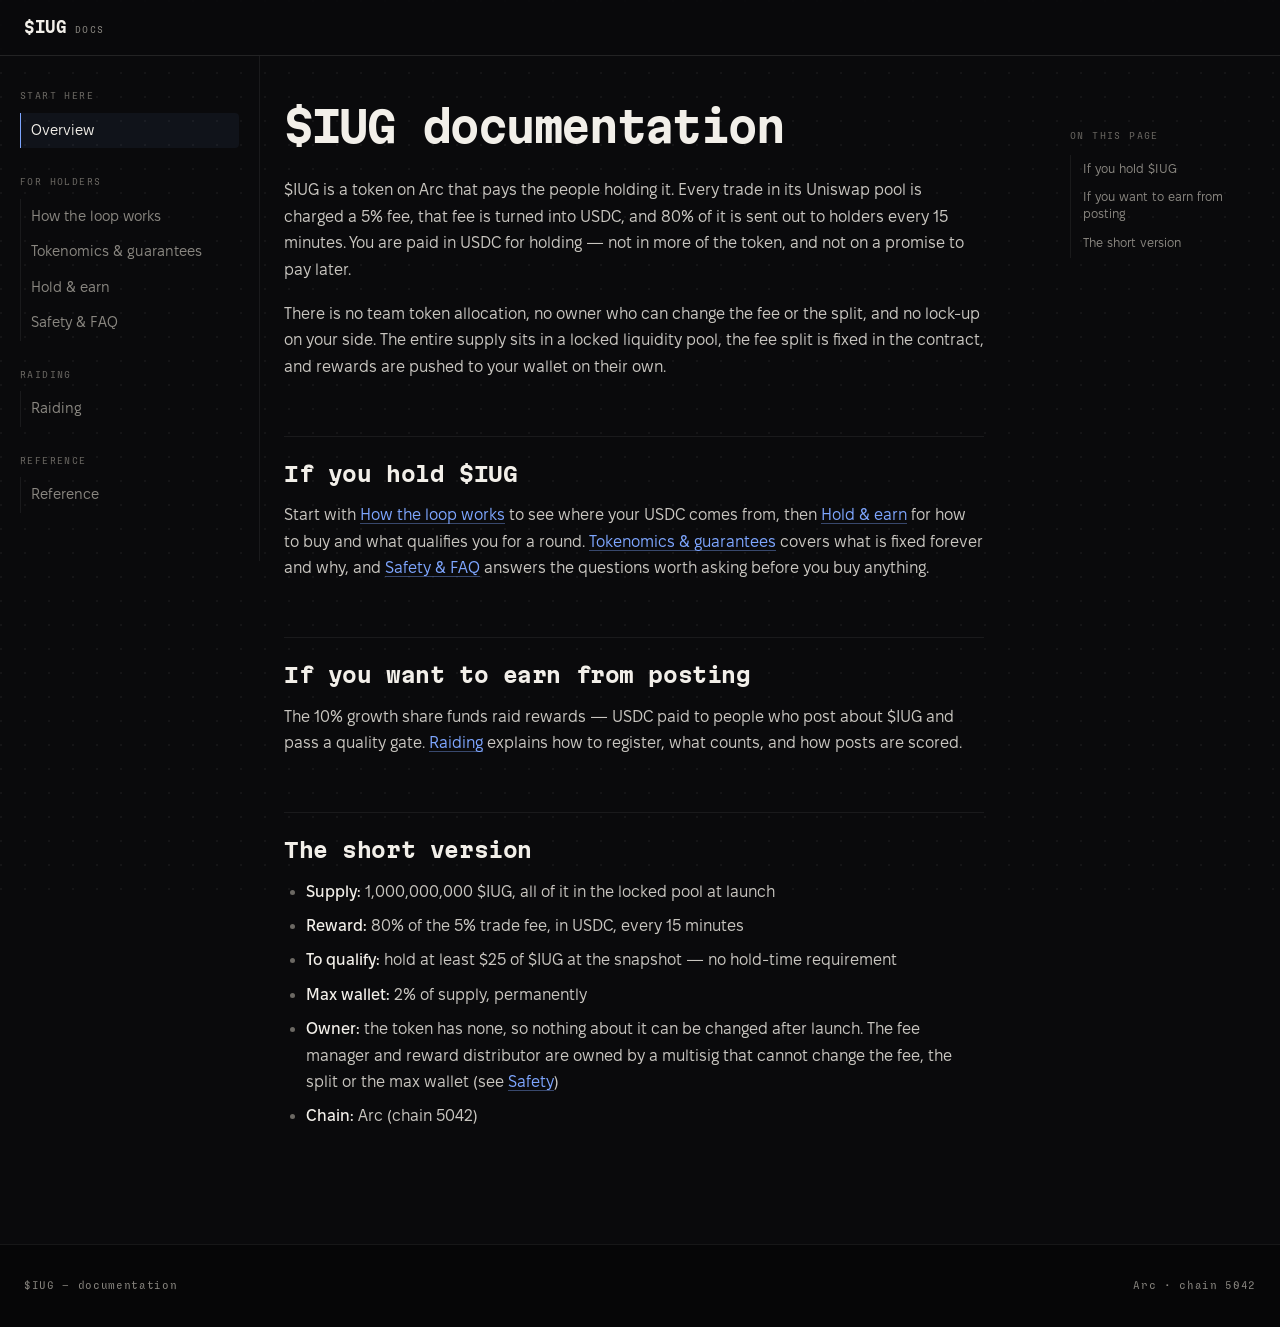
<file: index.html>
<!DOCTYPE html><html lang="en"><head><meta charset="utf-8"><meta name="viewport" content="width=device-width, initial-scale=1"><title>$IUG docs</title><link rel="icon" href="/favicon.ico" sizes="48x48"><link rel="preload" as="font" type="font/woff2" href="/fonts/MartianMono-Bold.woff2" crossorigin><link rel="preload" as="font" type="font/woff2" href="/fonts/FixelText-Regular.woff2" crossorigin><link rel="stylesheet" href="/_astro/_..CxI_XpfV.css"></head><body><a class="skip" href="#doc">Skip to content</a><header class="topbar"><a class="brand" href="/"><b>$IUG</b><span class="brand__tag">docs</span></a></header><div class="shell"><!-- MOBILE: a checkbox disclosure. DESKTOP: the control is hidden and the
           panel is always shown (see .sidenav in global.css) — one control, no
           script.

           NOT <details>: Chromium hides a closed <details>'s content with
           content-visibility, which `display: block` does NOT override, so
           force-opening one in CSS left the desktop sidebar laid out but
           unpainted — a blank column. A checkbox is plain elements, so `display`
           is the whole story at every width. --><div class="sidenav"><input class="navtoggle" type="checkbox" id="navToggle" aria-label="Documentation menu"><label class="sidenav__summary" for="navToggle"><span class="sidenav__summarytxt">Documentation menu</span></label><nav class="sidenav__body" aria-label="Documentation"><div class="navgroup"><p class="navgroup__title">Start here</p><ul class="navgroup__list"><li><a class="navlink is-current" href="/" aria-current="page">Overview</a></li></ul></div><div class="navgroup"><p class="navgroup__title">For holders</p><ul class="navgroup__list"><li><a class="navlink" href="/how-the-loop-works">How the loop works</a></li><li><a class="navlink" href="/tokenomics">Tokenomics &amp; guarantees</a></li><li><a class="navlink" href="/hold-and-earn">Hold &amp; earn</a></li><li><a class="navlink" href="/safety">Safety &amp; FAQ</a></li></ul></div><div class="navgroup"><p class="navgroup__title">Raiding</p><ul class="navgroup__list"><li><a class="navlink" href="/raiding">Raiding</a></li></ul></div><div class="navgroup"><p class="navgroup__title">Reference</p><ul class="navgroup__list"><li><a class="navlink" href="/reference">Reference</a></li></ul></div></nav></div><main class="doc" id="doc"><article class="prose"><h1 id="iug-documentation">$IUG documentation</h1>
<p>$IUG is a token on Arc that pays the people holding it. Every trade in its Uniswap pool is charged a 5% fee, that fee is turned into USDC, and 80% of it is sent out to holders every 15 minutes. You are paid in USDC for holding — not in more of the token, and not on a promise to pay later.</p>
<p>There is no team token allocation, no owner who can change the fee or the split, and no lock-up on your side. The entire supply sits in a locked liquidity pool, the fee split is fixed in the contract, and rewards are pushed to your wallet on their own.</p>
<h2 id="if-you-hold-iug">If you hold $IUG</h2>
<p>Start with <a href="/how-the-loop-works">How the loop works</a> to see where your USDC comes from, then <a href="/hold-and-earn">Hold &amp; earn</a> for how to buy and what qualifies you for a round. <a href="/tokenomics">Tokenomics &amp; guarantees</a> covers what is fixed forever and why, and <a href="/safety">Safety &amp; FAQ</a> answers the questions worth asking before you buy anything.</p>
<h2 id="if-you-want-to-earn-from-posting">If you want to earn from posting</h2>
<p>The 10% growth share funds raid rewards — USDC paid to people who post about $IUG and pass a quality gate. <a href="/raiding">Raiding</a> explains how to register, what counts, and how posts are scored.</p>
<h2 id="the-short-version">The short version</h2>
<ul>
<li><strong>Supply:</strong> 1,000,000,000 $IUG, all of it in the locked pool at launch</li>
<li><strong>Reward:</strong> 80% of the 5% trade fee, in USDC, every 15 minutes</li>
<li><strong>To qualify:</strong> hold at least $25 of $IUG at the snapshot — no hold-time requirement</li>
<li><strong>Max wallet:</strong> 2% of supply, permanently</li>
<li><strong>Owner:</strong> the token has none, so nothing about it can be changed after launch. The fee manager and reward distributor are owned by a multisig that cannot change the fee, the split or the max wallet (see <a href="safety">Safety</a>)</li>
<li><strong>Chain:</strong> Arc (chain 5042)</li>
</ul>
</article></main><!-- In-page anchors. Rendered only when the page has more than one H2:
           a rail listing a single section is noise. --><aside class="rail" aria-label="On this page"><p class="rail__title">On this page</p><ul class="rail__list"><li><a class="rail__link" href="#if-you-hold-iug">If you hold $IUG</a></li><li><a class="rail__link" href="#if-you-want-to-earn-from-posting">If you want to earn from posting</a></li><li><a class="rail__link" href="#the-short-version">The short version</a></li></ul></aside></div><footer class="foot"><p class="cap">$IUG — documentation</p><p class="cap">Arc · chain 5042</p></footer></body></html>
</file>
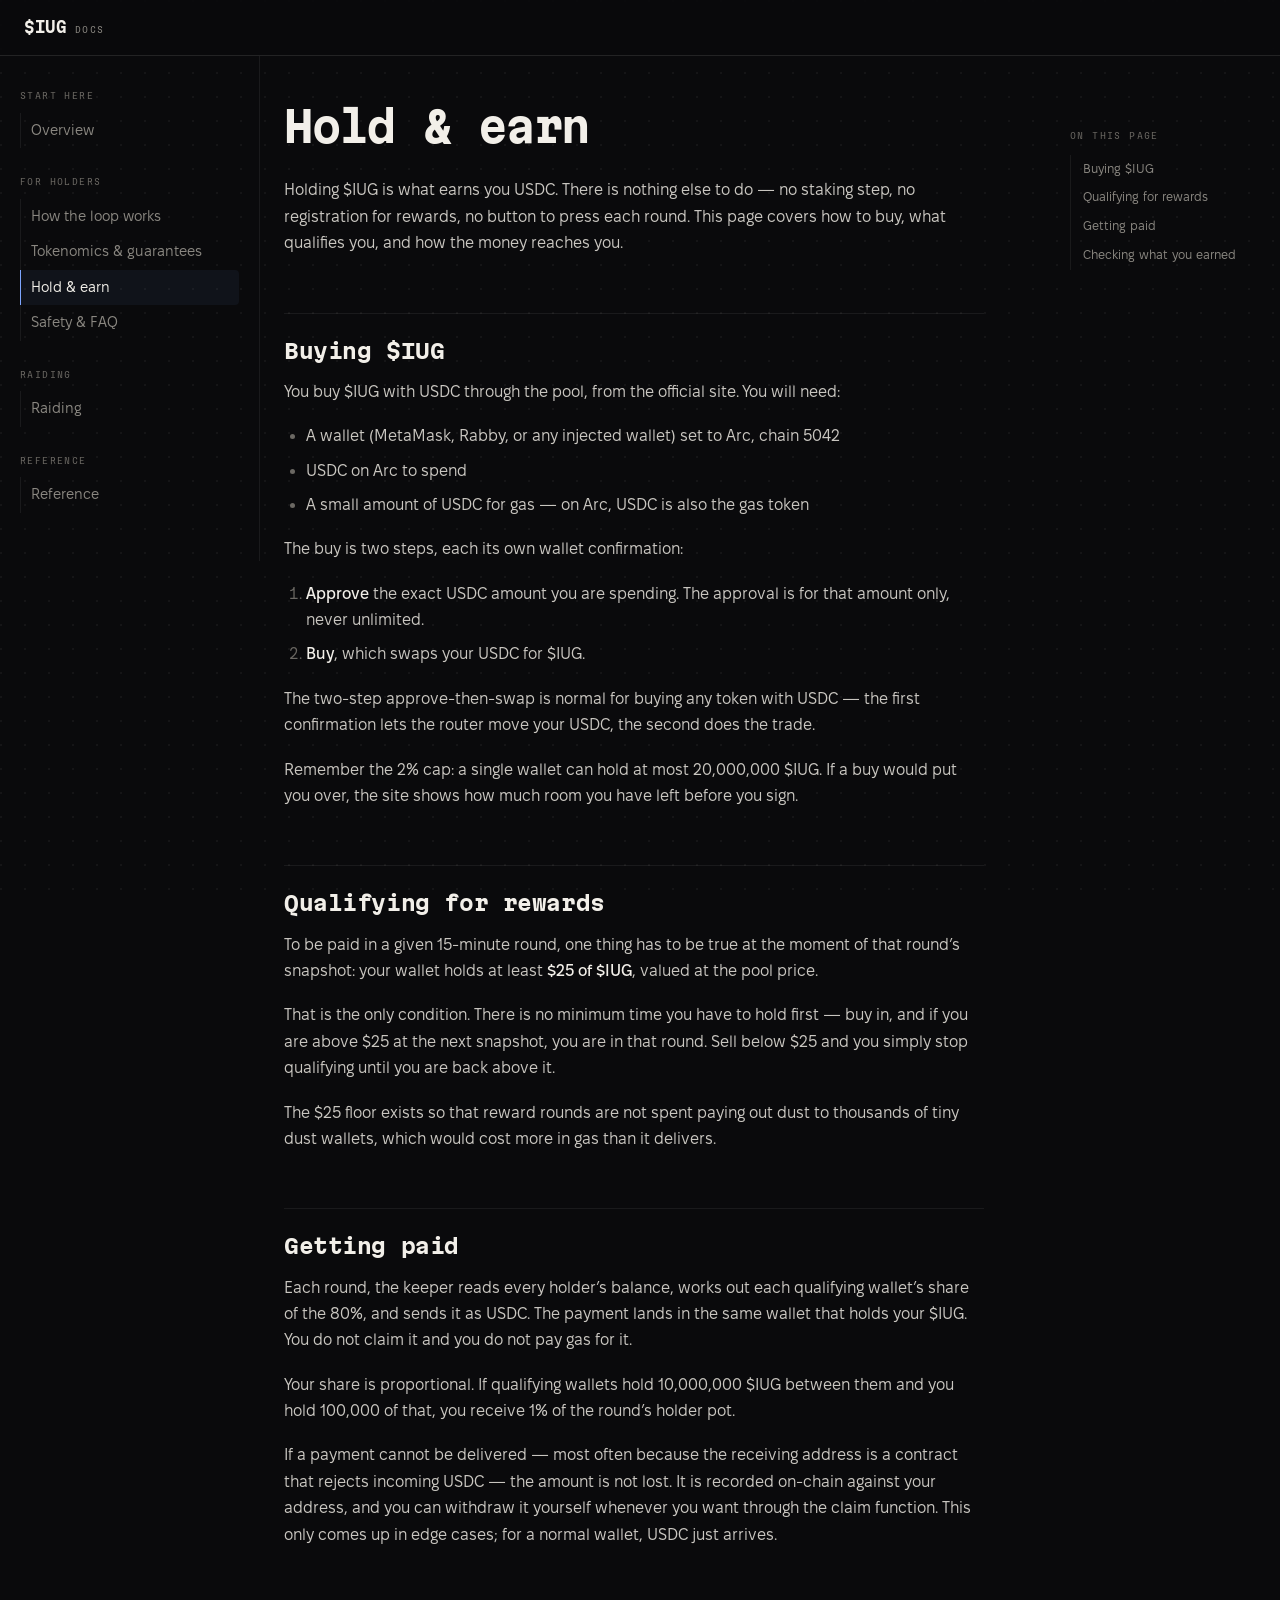
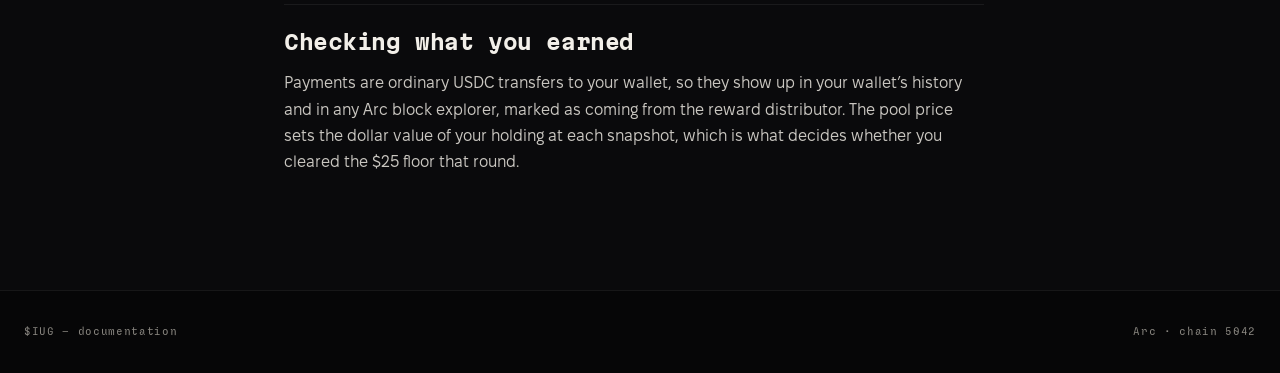
<file: hold-and-earn/index.html>
<!DOCTYPE html><html lang="en"><head><meta charset="utf-8"><meta name="viewport" content="width=device-width, initial-scale=1"><title>Hold &amp; earn — $IUG docs</title><link rel="icon" href="/favicon.ico" sizes="48x48"><link rel="preload" as="font" type="font/woff2" href="/fonts/MartianMono-Bold.woff2" crossorigin><link rel="preload" as="font" type="font/woff2" href="/fonts/FixelText-Regular.woff2" crossorigin><link rel="stylesheet" href="/_astro/_..CxI_XpfV.css"></head><body><a class="skip" href="#doc">Skip to content</a><header class="topbar"><a class="brand" href="/"><b>$IUG</b><span class="brand__tag">docs</span></a></header><div class="shell"><!-- MOBILE: a checkbox disclosure. DESKTOP: the control is hidden and the
           panel is always shown (see .sidenav in global.css) — one control, no
           script.

           NOT <details>: Chromium hides a closed <details>'s content with
           content-visibility, which `display: block` does NOT override, so
           force-opening one in CSS left the desktop sidebar laid out but
           unpainted — a blank column. A checkbox is plain elements, so `display`
           is the whole story at every width. --><div class="sidenav"><input class="navtoggle" type="checkbox" id="navToggle" aria-label="Documentation menu"><label class="sidenav__summary" for="navToggle"><span class="sidenav__summarytxt">Documentation menu</span></label><nav class="sidenav__body" aria-label="Documentation"><div class="navgroup"><p class="navgroup__title">Start here</p><ul class="navgroup__list"><li><a class="navlink" href="/">Overview</a></li></ul></div><div class="navgroup"><p class="navgroup__title">For holders</p><ul class="navgroup__list"><li><a class="navlink" href="/how-the-loop-works">How the loop works</a></li><li><a class="navlink" href="/tokenomics">Tokenomics &amp; guarantees</a></li><li><a class="navlink is-current" href="/hold-and-earn" aria-current="page">Hold &amp; earn</a></li><li><a class="navlink" href="/safety">Safety &amp; FAQ</a></li></ul></div><div class="navgroup"><p class="navgroup__title">Raiding</p><ul class="navgroup__list"><li><a class="navlink" href="/raiding">Raiding</a></li></ul></div><div class="navgroup"><p class="navgroup__title">Reference</p><ul class="navgroup__list"><li><a class="navlink" href="/reference">Reference</a></li></ul></div></nav></div><main class="doc" id="doc"><article class="prose"><h1 id="hold--earn">Hold &amp; earn</h1>
<p>Holding $IUG is what earns you USDC. There is nothing else to do — no staking step, no registration for rewards, no button to press each round. This page covers how to buy, what qualifies you, and how the money reaches you.</p>
<h2 id="buying-iug">Buying $IUG</h2>
<p>You buy $IUG with USDC through the pool, from the official site. You will need:</p>
<ul>
<li>A wallet (MetaMask, Rabby, or any injected wallet) set to Arc, chain 5042</li>
<li>USDC on Arc to spend</li>
<li>A small amount of USDC for gas — on Arc, USDC is also the gas token</li>
</ul>
<p>The buy is two steps, each its own wallet confirmation:</p>
<ol>
<li><strong>Approve</strong> the exact USDC amount you are spending. The approval is for that amount only, never unlimited.</li>
<li><strong>Buy</strong>, which swaps your USDC for $IUG.</li>
</ol>
<p>The two-step approve-then-swap is normal for buying any token with USDC — the first confirmation lets the router move your USDC, the second does the trade.</p>
<p>Remember the 2% cap: a single wallet can hold at most 20,000,000 $IUG. If a buy would put you over, the site shows how much room you have left before you sign.</p>
<h2 id="qualifying-for-rewards">Qualifying for rewards</h2>
<p>To be paid in a given 15-minute round, one thing has to be true at the moment of that round’s snapshot: your wallet holds at least <strong>$25 of $IUG</strong>, valued at the pool price.</p>
<p>That is the only condition. There is no minimum time you have to hold first — buy in, and if you are above $25 at the next snapshot, you are in that round. Sell below $25 and you simply stop qualifying until you are back above it.</p>
<p>The $25 floor exists so that reward rounds are not spent paying out dust to thousands of tiny dust wallets, which would cost more in gas than it delivers.</p>
<h2 id="getting-paid">Getting paid</h2>
<p>Each round, the keeper reads every holder’s balance, works out each qualifying wallet’s share of the 80%, and sends it as USDC. The payment lands in the same wallet that holds your $IUG. You do not claim it and you do not pay gas for it.</p>
<p>Your share is proportional. If qualifying wallets hold 10,000,000 $IUG between them and you hold 100,000 of that, you receive 1% of the round’s holder pot.</p>
<p>If a payment cannot be delivered — most often because the receiving address is a contract that rejects incoming USDC — the amount is not lost. It is recorded on-chain against your address, and you can withdraw it yourself whenever you want through the claim function. This only comes up in edge cases; for a normal wallet, USDC just arrives.</p>
<h2 id="checking-what-you-earned">Checking what you earned</h2>
<p>Payments are ordinary USDC transfers to your wallet, so they show up in your wallet’s history and in any Arc block explorer, marked as coming from the reward distributor. The pool price sets the dollar value of your holding at each snapshot, which is what decides whether you cleared the $25 floor that round.</p>
</article></main><!-- In-page anchors. Rendered only when the page has more than one H2:
           a rail listing a single section is noise. --><aside class="rail" aria-label="On this page"><p class="rail__title">On this page</p><ul class="rail__list"><li><a class="rail__link" href="#buying-iug">Buying $IUG</a></li><li><a class="rail__link" href="#qualifying-for-rewards">Qualifying for rewards</a></li><li><a class="rail__link" href="#getting-paid">Getting paid</a></li><li><a class="rail__link" href="#checking-what-you-earned">Checking what you earned</a></li></ul></aside></div><footer class="foot"><p class="cap">$IUG — documentation</p><p class="cap">Arc · chain 5042</p></footer></body></html>
</file>
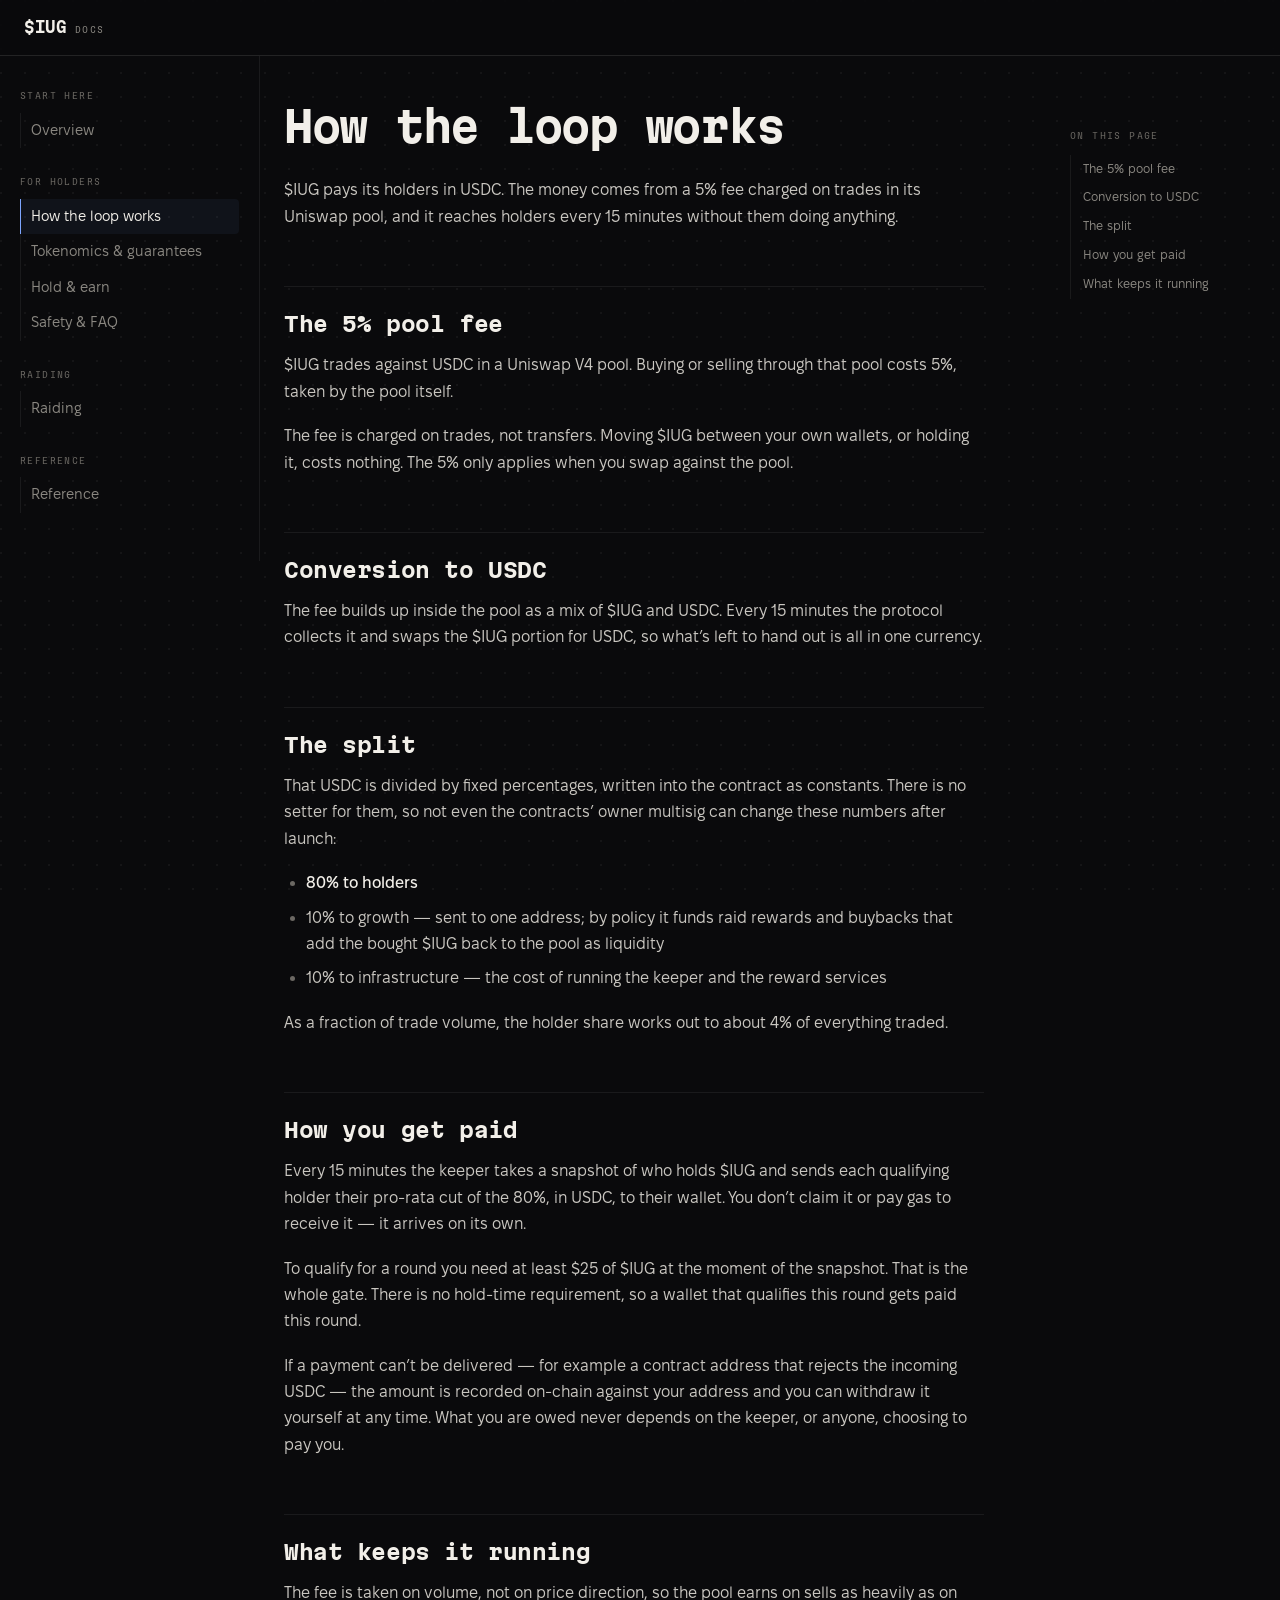
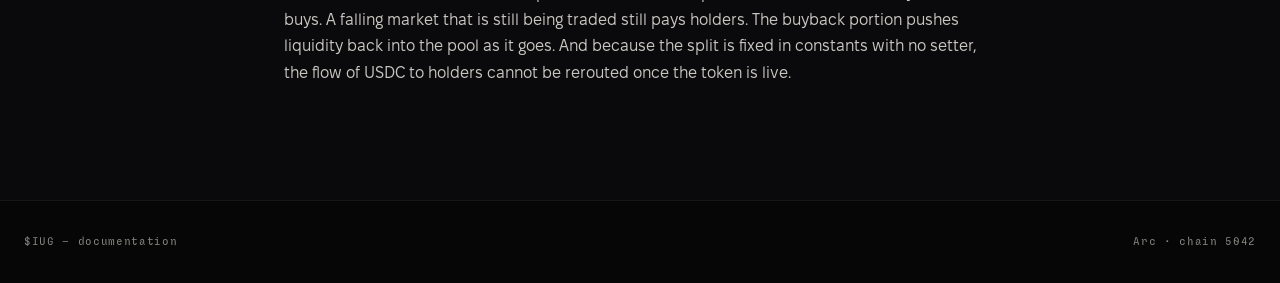
<file: how-the-loop-works/index.html>
<!DOCTYPE html><html lang="en"><head><meta charset="utf-8"><meta name="viewport" content="width=device-width, initial-scale=1"><title>How the loop works — $IUG docs</title><link rel="icon" href="/favicon.ico" sizes="48x48"><link rel="preload" as="font" type="font/woff2" href="/fonts/MartianMono-Bold.woff2" crossorigin><link rel="preload" as="font" type="font/woff2" href="/fonts/FixelText-Regular.woff2" crossorigin><link rel="stylesheet" href="/_astro/_..CxI_XpfV.css"></head><body><a class="skip" href="#doc">Skip to content</a><header class="topbar"><a class="brand" href="/"><b>$IUG</b><span class="brand__tag">docs</span></a></header><div class="shell"><!-- MOBILE: a checkbox disclosure. DESKTOP: the control is hidden and the
           panel is always shown (see .sidenav in global.css) — one control, no
           script.

           NOT <details>: Chromium hides a closed <details>'s content with
           content-visibility, which `display: block` does NOT override, so
           force-opening one in CSS left the desktop sidebar laid out but
           unpainted — a blank column. A checkbox is plain elements, so `display`
           is the whole story at every width. --><div class="sidenav"><input class="navtoggle" type="checkbox" id="navToggle" aria-label="Documentation menu"><label class="sidenav__summary" for="navToggle"><span class="sidenav__summarytxt">Documentation menu</span></label><nav class="sidenav__body" aria-label="Documentation"><div class="navgroup"><p class="navgroup__title">Start here</p><ul class="navgroup__list"><li><a class="navlink" href="/">Overview</a></li></ul></div><div class="navgroup"><p class="navgroup__title">For holders</p><ul class="navgroup__list"><li><a class="navlink is-current" href="/how-the-loop-works" aria-current="page">How the loop works</a></li><li><a class="navlink" href="/tokenomics">Tokenomics &amp; guarantees</a></li><li><a class="navlink" href="/hold-and-earn">Hold &amp; earn</a></li><li><a class="navlink" href="/safety">Safety &amp; FAQ</a></li></ul></div><div class="navgroup"><p class="navgroup__title">Raiding</p><ul class="navgroup__list"><li><a class="navlink" href="/raiding">Raiding</a></li></ul></div><div class="navgroup"><p class="navgroup__title">Reference</p><ul class="navgroup__list"><li><a class="navlink" href="/reference">Reference</a></li></ul></div></nav></div><main class="doc" id="doc"><article class="prose"><h1 id="how-the-loop-works">How the loop works</h1>
<p>$IUG pays its holders in USDC. The money comes from a 5% fee charged on trades in its Uniswap pool, and it reaches holders every 15 minutes without them doing anything.</p>
<h2 id="the-5-pool-fee">The 5% pool fee</h2>
<p>$IUG trades against USDC in a Uniswap V4 pool. Buying or selling through that pool costs 5%, taken by the pool itself.</p>
<p>The fee is charged on trades, not transfers. Moving $IUG between your own wallets, or holding it, costs nothing. The 5% only applies when you swap against the pool.</p>
<h2 id="conversion-to-usdc">Conversion to USDC</h2>
<p>The fee builds up inside the pool as a mix of $IUG and USDC. Every 15 minutes the protocol collects it and swaps the $IUG portion for USDC, so what’s left to hand out is all in one currency.</p>
<h2 id="the-split">The split</h2>
<p>That USDC is divided by fixed percentages, written into the contract as constants. There is no setter for them, so not even the contracts’ owner multisig can change these numbers after launch:</p>
<ul>
<li><strong>80% to holders</strong></li>
<li>10% to growth — sent to one address; by policy it funds raid rewards and buybacks that add the bought $IUG back to the pool as liquidity</li>
<li>10% to infrastructure — the cost of running the keeper and the reward services</li>
</ul>
<p>As a fraction of trade volume, the holder share works out to about 4% of everything traded.</p>
<h2 id="how-you-get-paid">How you get paid</h2>
<p>Every 15 minutes the keeper takes a snapshot of who holds $IUG and sends each qualifying holder their pro-rata cut of the 80%, in USDC, to their wallet. You don’t claim it or pay gas to receive it — it arrives on its own.</p>
<p>To qualify for a round you need at least $25 of $IUG at the moment of the snapshot. That is the whole gate. There is no hold-time requirement, so a wallet that qualifies this round gets paid this round.</p>
<p>If a payment can’t be delivered — for example a contract address that rejects the incoming USDC — the amount is recorded on-chain against your address and you can withdraw it yourself at any time. What you are owed never depends on the keeper, or anyone, choosing to pay you.</p>
<h2 id="what-keeps-it-running">What keeps it running</h2>
<p>The fee is taken on volume, not on price direction, so the pool earns on sells as heavily as on buys. A falling market that is still being traded still pays holders. The buyback portion pushes liquidity back into the pool as it goes. And because the split is fixed in constants with no setter, the flow of USDC to holders cannot be rerouted once the token is live.</p>
</article></main><!-- In-page anchors. Rendered only when the page has more than one H2:
           a rail listing a single section is noise. --><aside class="rail" aria-label="On this page"><p class="rail__title">On this page</p><ul class="rail__list"><li><a class="rail__link" href="#the-5-pool-fee">The 5% pool fee</a></li><li><a class="rail__link" href="#conversion-to-usdc">Conversion to USDC</a></li><li><a class="rail__link" href="#the-split">The split</a></li><li><a class="rail__link" href="#how-you-get-paid">How you get paid</a></li><li><a class="rail__link" href="#what-keeps-it-running">What keeps it running</a></li></ul></aside></div><footer class="foot"><p class="cap">$IUG — documentation</p><p class="cap">Arc · chain 5042</p></footer></body></html>
</file>
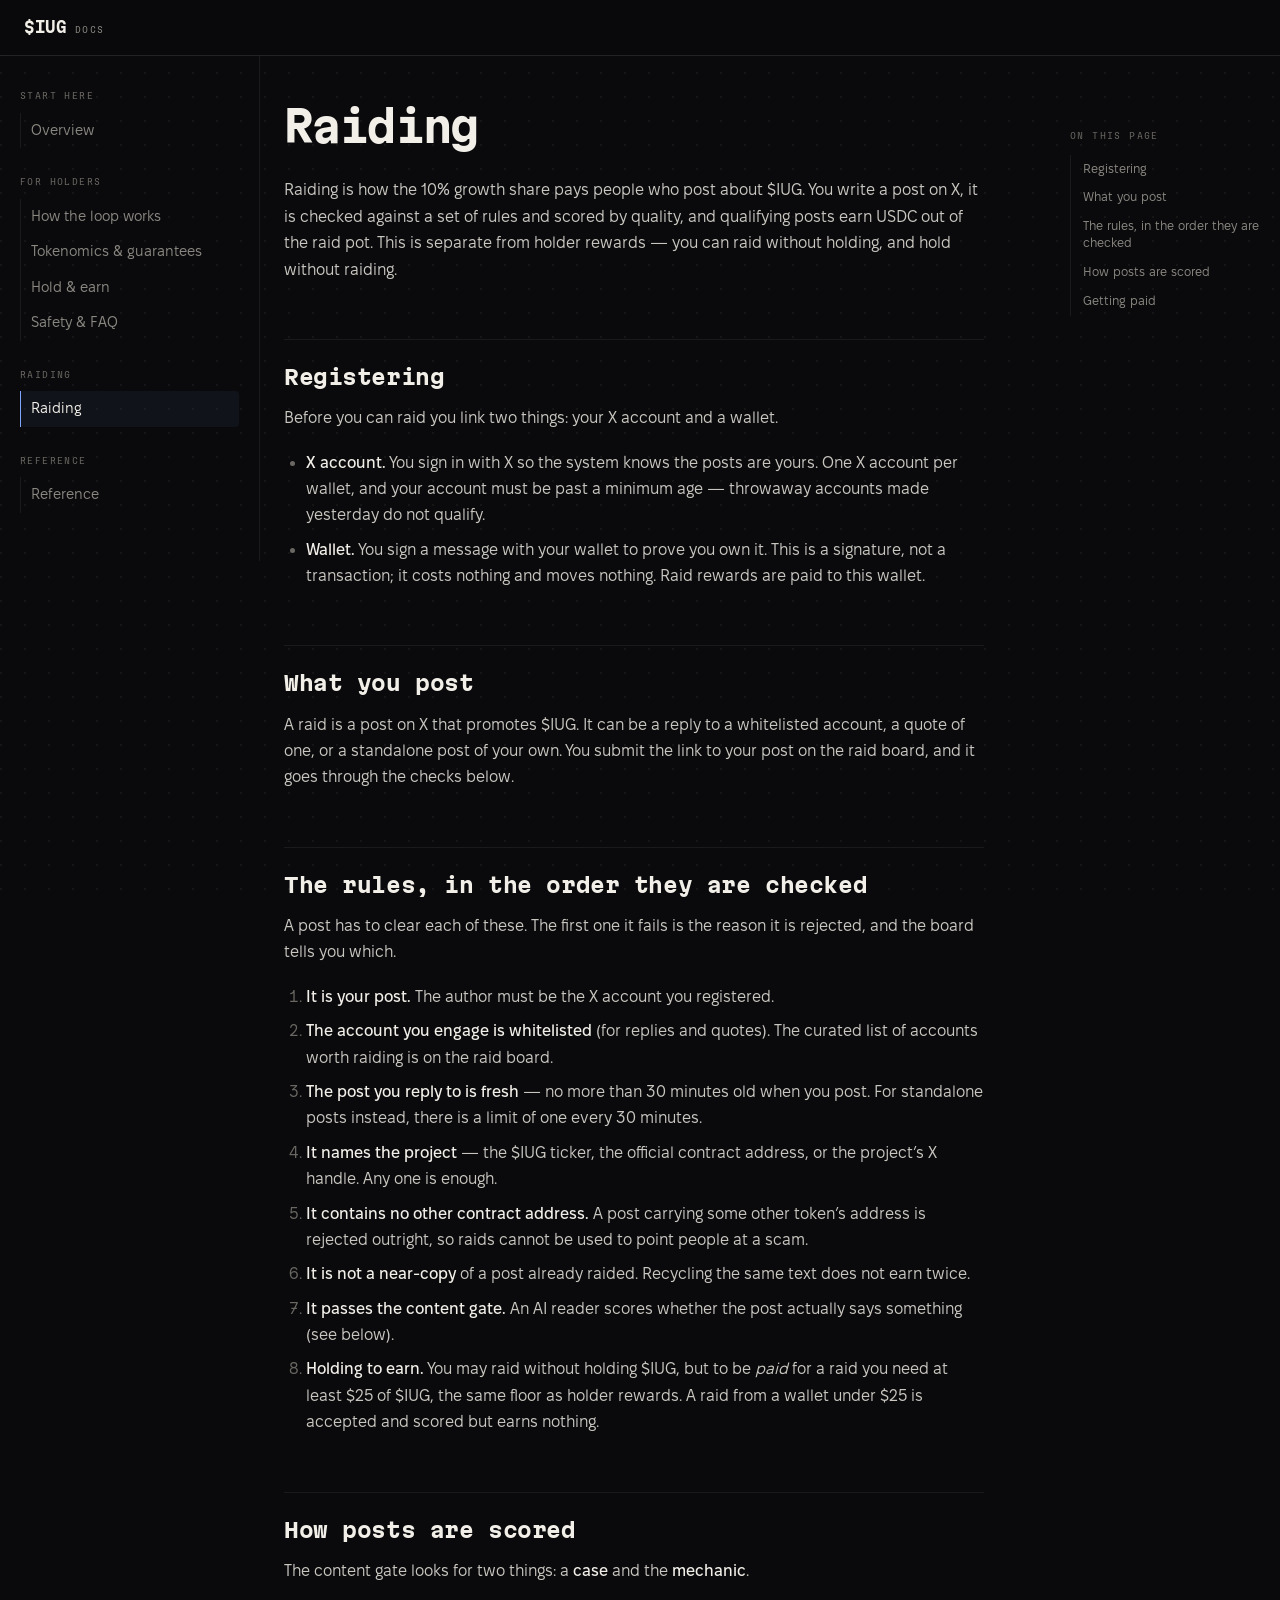
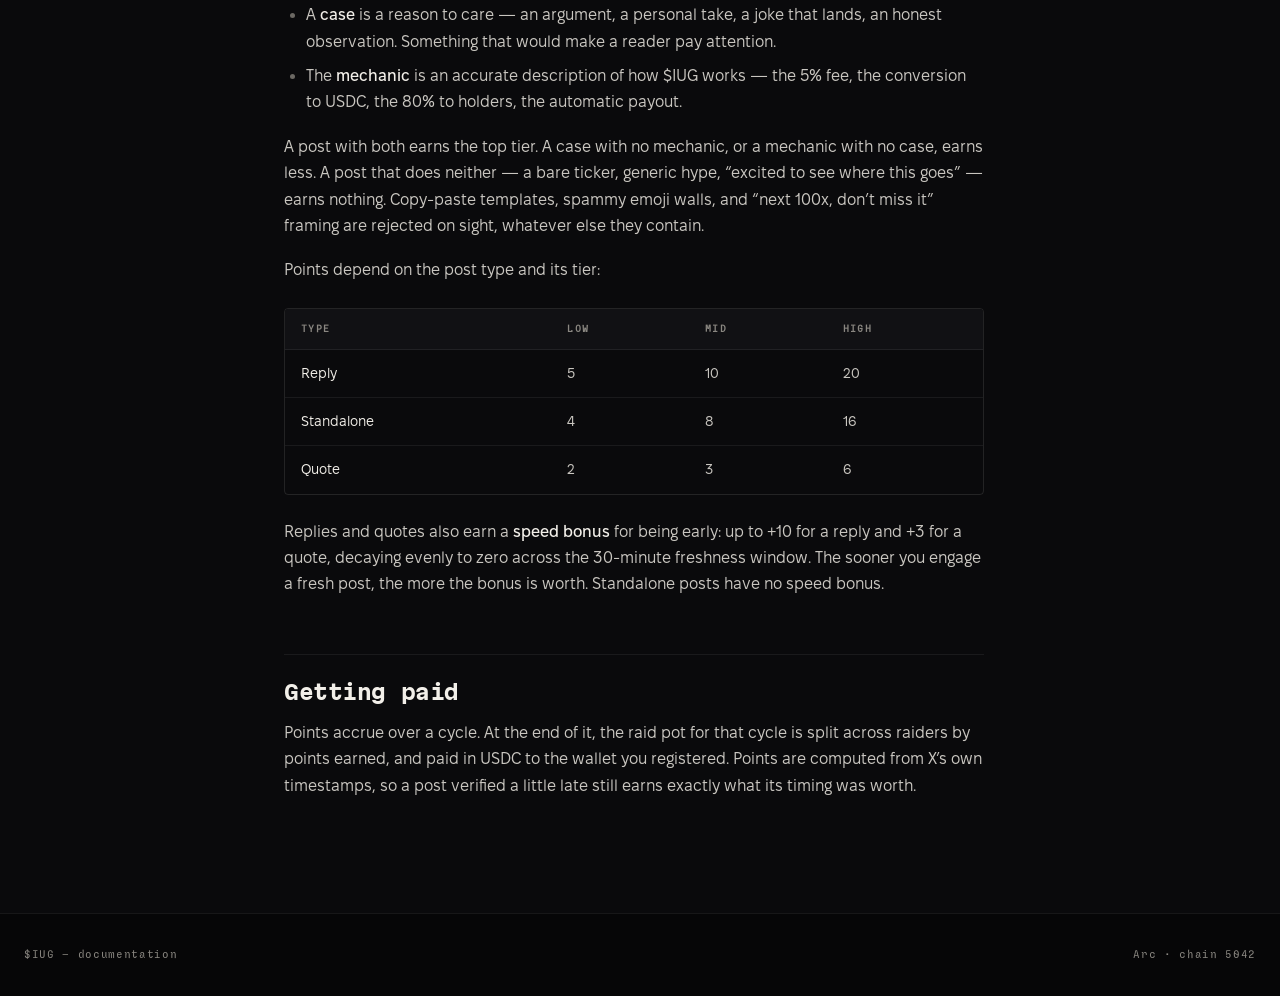
<file: raiding/index.html>
<!DOCTYPE html><html lang="en"><head><meta charset="utf-8"><meta name="viewport" content="width=device-width, initial-scale=1"><title>Raiding — $IUG docs</title><link rel="icon" href="/favicon.ico" sizes="48x48"><link rel="preload" as="font" type="font/woff2" href="/fonts/MartianMono-Bold.woff2" crossorigin><link rel="preload" as="font" type="font/woff2" href="/fonts/FixelText-Regular.woff2" crossorigin><link rel="stylesheet" href="/_astro/_..CxI_XpfV.css"></head><body><a class="skip" href="#doc">Skip to content</a><header class="topbar"><a class="brand" href="/"><b>$IUG</b><span class="brand__tag">docs</span></a></header><div class="shell"><!-- MOBILE: a checkbox disclosure. DESKTOP: the control is hidden and the
           panel is always shown (see .sidenav in global.css) — one control, no
           script.

           NOT <details>: Chromium hides a closed <details>'s content with
           content-visibility, which `display: block` does NOT override, so
           force-opening one in CSS left the desktop sidebar laid out but
           unpainted — a blank column. A checkbox is plain elements, so `display`
           is the whole story at every width. --><div class="sidenav"><input class="navtoggle" type="checkbox" id="navToggle" aria-label="Documentation menu"><label class="sidenav__summary" for="navToggle"><span class="sidenav__summarytxt">Documentation menu</span></label><nav class="sidenav__body" aria-label="Documentation"><div class="navgroup"><p class="navgroup__title">Start here</p><ul class="navgroup__list"><li><a class="navlink" href="/">Overview</a></li></ul></div><div class="navgroup"><p class="navgroup__title">For holders</p><ul class="navgroup__list"><li><a class="navlink" href="/how-the-loop-works">How the loop works</a></li><li><a class="navlink" href="/tokenomics">Tokenomics &amp; guarantees</a></li><li><a class="navlink" href="/hold-and-earn">Hold &amp; earn</a></li><li><a class="navlink" href="/safety">Safety &amp; FAQ</a></li></ul></div><div class="navgroup"><p class="navgroup__title">Raiding</p><ul class="navgroup__list"><li><a class="navlink is-current" href="/raiding" aria-current="page">Raiding</a></li></ul></div><div class="navgroup"><p class="navgroup__title">Reference</p><ul class="navgroup__list"><li><a class="navlink" href="/reference">Reference</a></li></ul></div></nav></div><main class="doc" id="doc"><article class="prose"><h1 id="raiding">Raiding</h1>
<p>Raiding is how the 10% growth share pays people who post about $IUG. You write a post on X, it is checked against a set of rules and scored by quality, and qualifying posts earn USDC out of the raid pot. This is separate from holder rewards — you can raid without holding, and hold without raiding.</p>
<h2 id="registering">Registering</h2>
<p>Before you can raid you link two things: your X account and a wallet.</p>
<ul>
<li><strong>X account.</strong> You sign in with X so the system knows the posts are yours. One X account per wallet, and your account must be past a minimum age — throwaway accounts made yesterday do not qualify.</li>
<li><strong>Wallet.</strong> You sign a message with your wallet to prove you own it. This is a signature, not a transaction; it costs nothing and moves nothing. Raid rewards are paid to this wallet.</li>
</ul>
<h2 id="what-you-post">What you post</h2>
<p>A raid is a post on X that promotes $IUG. It can be a reply to a whitelisted account, a quote of one, or a standalone post of your own. You submit the link to your post on the raid board, and it goes through the checks below.</p>
<h2 id="the-rules-in-the-order-they-are-checked">The rules, in the order they are checked</h2>
<p>A post has to clear each of these. The first one it fails is the reason it is rejected, and the board tells you which.</p>
<ol>
<li><strong>It is your post.</strong> The author must be the X account you registered.</li>
<li><strong>The account you engage is whitelisted</strong> (for replies and quotes). The curated list of accounts worth raiding is on the raid board.</li>
<li><strong>The post you reply to is fresh</strong> — no more than 30 minutes old when you post. For standalone posts instead, there is a limit of one every 30 minutes.</li>
<li><strong>It names the project</strong> — the $IUG ticker, the official contract address, or the project’s X handle. Any one is enough.</li>
<li><strong>It contains no other contract address.</strong> A post carrying some other token’s address is rejected outright, so raids cannot be used to point people at a scam.</li>
<li><strong>It is not a near-copy</strong> of a post already raided. Recycling the same text does not earn twice.</li>
<li><strong>It passes the content gate.</strong> An AI reader scores whether the post actually says something (see below).</li>
<li><strong>Holding to earn.</strong> You may raid without holding $IUG, but to be <em>paid</em> for a raid you need at least $25 of $IUG, the same floor as holder rewards. A raid from a wallet under $25 is accepted and scored but earns nothing.</li>
</ol>
<h2 id="how-posts-are-scored">How posts are scored</h2>
<p>The content gate looks for two things: a <strong>case</strong> and the <strong>mechanic</strong>.</p>
<ul>
<li>A <strong>case</strong> is a reason to care — an argument, a personal take, a joke that lands, an honest observation. Something that would make a reader pay attention.</li>
<li>The <strong>mechanic</strong> is an accurate description of how $IUG works — the 5% fee, the conversion to USDC, the 80% to holders, the automatic payout.</li>
</ul>
<p>A post with both earns the top tier. A case with no mechanic, or a mechanic with no case, earns less. A post that does neither — a bare ticker, generic hype, “excited to see where this goes” — earns nothing. Copy-paste templates, spammy emoji walls, and “next 100x, don’t miss it” framing are rejected on sight, whatever else they contain.</p>
<p>Points depend on the post type and its tier:</p>
<div class="tablewrap"><table>
<thead>
<tr>
<th>Type</th>
<th>Low</th>
<th>Mid</th>
<th>High</th>
</tr>
</thead>
<tbody>
<tr>
<td>Reply</td>
<td>5</td>
<td>10</td>
<td>20</td>
</tr>
<tr>
<td>Standalone</td>
<td>4</td>
<td>8</td>
<td>16</td>
</tr>
<tr>
<td>Quote</td>
<td>2</td>
<td>3</td>
<td>6</td>
</tr>
</tbody>
</table></div>
<p>Replies and quotes also earn a <strong>speed bonus</strong> for being early: up to +10 for a reply and +3 for a quote, decaying evenly to zero across the 30-minute freshness window. The sooner you engage a fresh post, the more the bonus is worth. Standalone posts have no speed bonus.</p>
<h2 id="getting-paid">Getting paid</h2>
<p>Points accrue over a cycle. At the end of it, the raid pot for that cycle is split across raiders by points earned, and paid in USDC to the wallet you registered. Points are computed from X’s own timestamps, so a post verified a little late still earns exactly what its timing was worth.</p>
</article></main><!-- In-page anchors. Rendered only when the page has more than one H2:
           a rail listing a single section is noise. --><aside class="rail" aria-label="On this page"><p class="rail__title">On this page</p><ul class="rail__list"><li><a class="rail__link" href="#registering">Registering</a></li><li><a class="rail__link" href="#what-you-post">What you post</a></li><li><a class="rail__link" href="#the-rules-in-the-order-they-are-checked">The rules, in the order they are checked</a></li><li><a class="rail__link" href="#how-posts-are-scored">How posts are scored</a></li><li><a class="rail__link" href="#getting-paid">Getting paid</a></li></ul></aside></div><footer class="foot"><p class="cap">$IUG — documentation</p><p class="cap">Arc · chain 5042</p></footer></body></html>
</file>
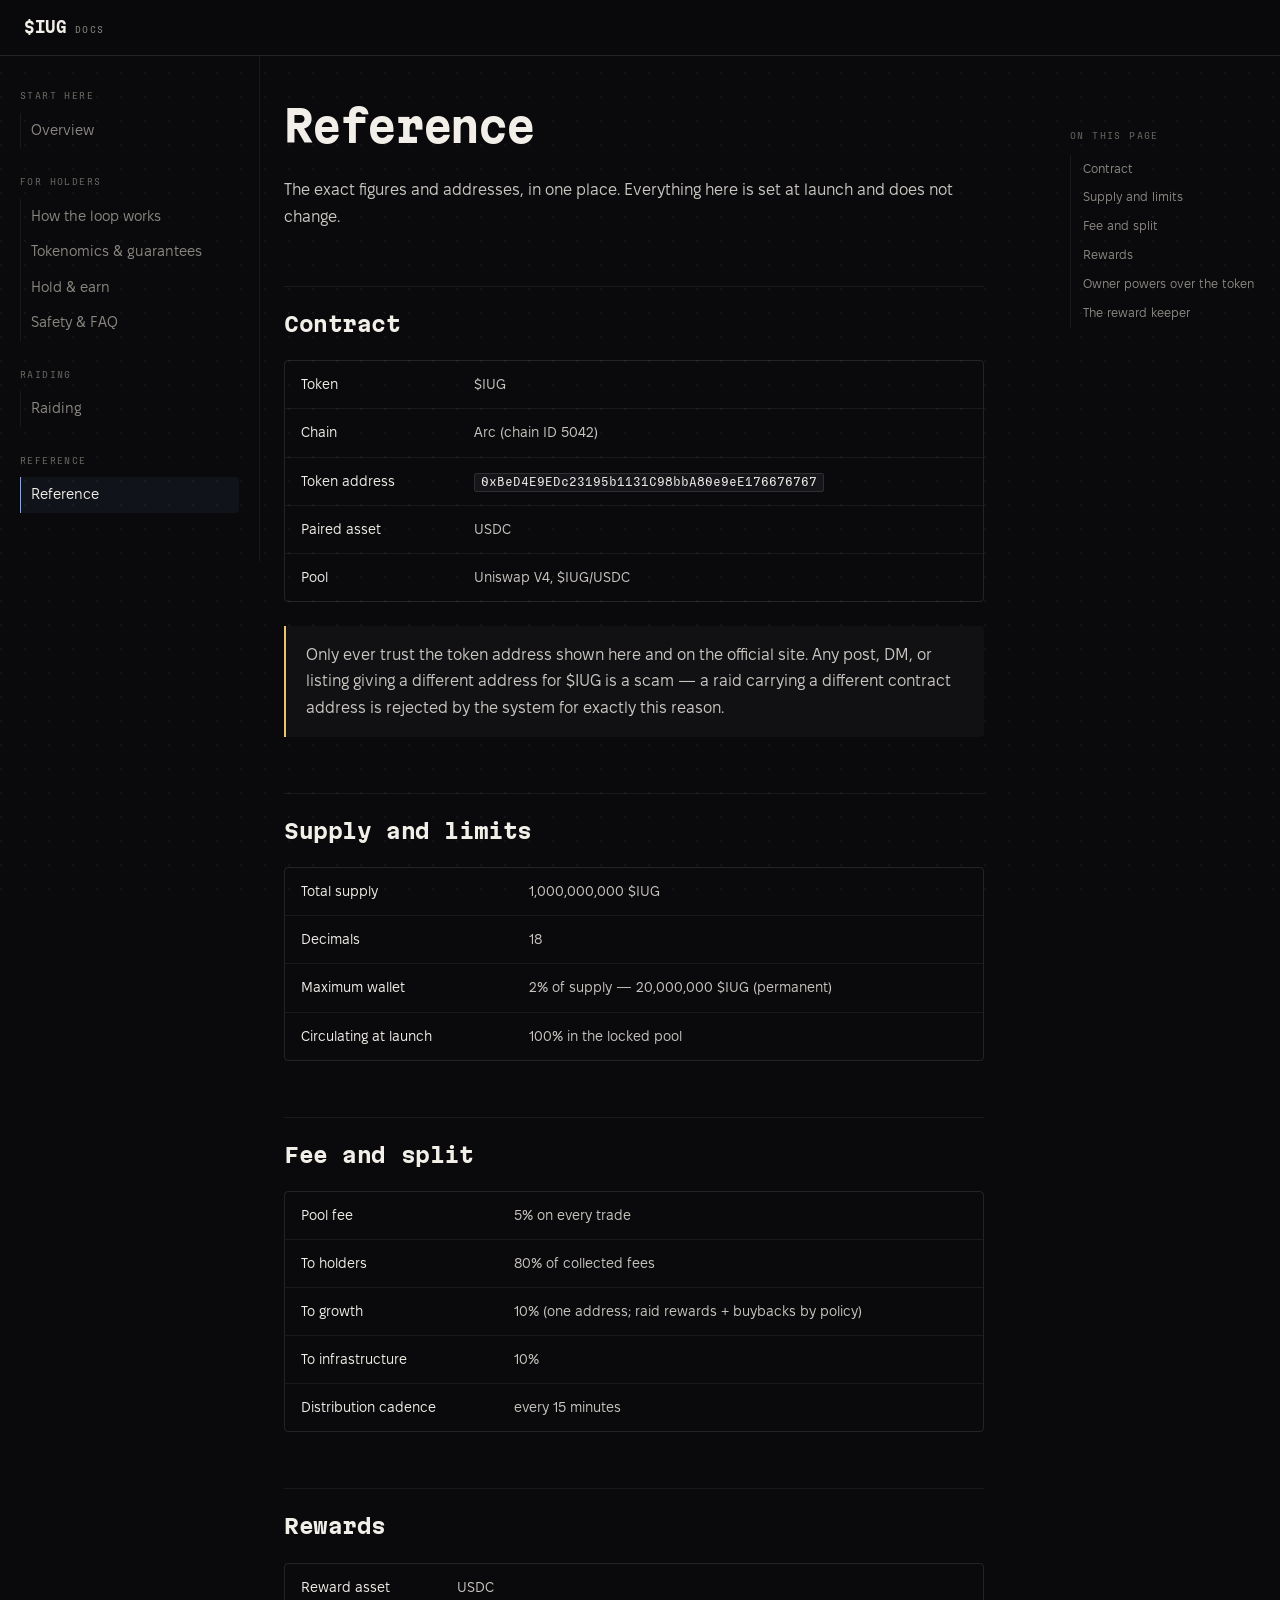
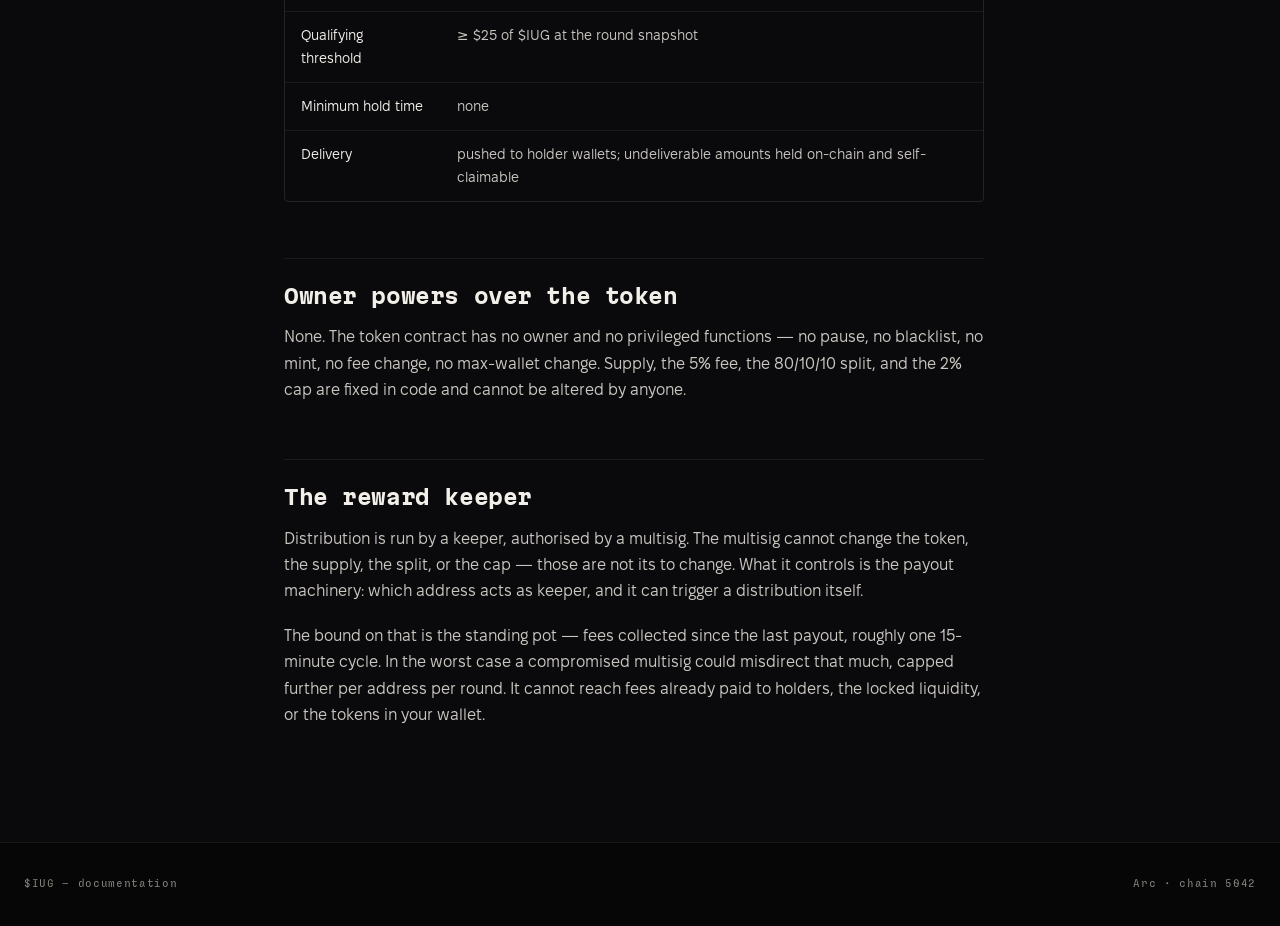
<file: reference/index.html>
<!DOCTYPE html><html lang="en"><head><meta charset="utf-8"><meta name="viewport" content="width=device-width, initial-scale=1"><title>Reference — $IUG docs</title><link rel="icon" href="/favicon.ico" sizes="48x48"><link rel="preload" as="font" type="font/woff2" href="/fonts/MartianMono-Bold.woff2" crossorigin><link rel="preload" as="font" type="font/woff2" href="/fonts/FixelText-Regular.woff2" crossorigin><link rel="stylesheet" href="/_astro/_..CxI_XpfV.css"></head><body><a class="skip" href="#doc">Skip to content</a><header class="topbar"><a class="brand" href="/"><b>$IUG</b><span class="brand__tag">docs</span></a></header><div class="shell"><!-- MOBILE: a checkbox disclosure. DESKTOP: the control is hidden and the
           panel is always shown (see .sidenav in global.css) — one control, no
           script.

           NOT <details>: Chromium hides a closed <details>'s content with
           content-visibility, which `display: block` does NOT override, so
           force-opening one in CSS left the desktop sidebar laid out but
           unpainted — a blank column. A checkbox is plain elements, so `display`
           is the whole story at every width. --><div class="sidenav"><input class="navtoggle" type="checkbox" id="navToggle" aria-label="Documentation menu"><label class="sidenav__summary" for="navToggle"><span class="sidenav__summarytxt">Documentation menu</span></label><nav class="sidenav__body" aria-label="Documentation"><div class="navgroup"><p class="navgroup__title">Start here</p><ul class="navgroup__list"><li><a class="navlink" href="/">Overview</a></li></ul></div><div class="navgroup"><p class="navgroup__title">For holders</p><ul class="navgroup__list"><li><a class="navlink" href="/how-the-loop-works">How the loop works</a></li><li><a class="navlink" href="/tokenomics">Tokenomics &amp; guarantees</a></li><li><a class="navlink" href="/hold-and-earn">Hold &amp; earn</a></li><li><a class="navlink" href="/safety">Safety &amp; FAQ</a></li></ul></div><div class="navgroup"><p class="navgroup__title">Raiding</p><ul class="navgroup__list"><li><a class="navlink" href="/raiding">Raiding</a></li></ul></div><div class="navgroup"><p class="navgroup__title">Reference</p><ul class="navgroup__list"><li><a class="navlink is-current" href="/reference" aria-current="page">Reference</a></li></ul></div></nav></div><main class="doc" id="doc"><article class="prose"><h1 id="reference">Reference</h1>
<p>The exact figures and addresses, in one place. Everything here is set at launch and does not change.</p>
<h2 id="contract">Contract</h2>
<div class="tablewrap"><table>

<tbody>
<tr>
<td>Token</td>
<td>$IUG</td>
</tr>
<tr>
<td>Chain</td>
<td>Arc (chain ID 5042)</td>
</tr>
<tr>
<td>Token address</td>
<td><code>0xBeD4E9EDc23195b1131C98bbA80e9eE176676767</code></td>
</tr>
<tr>
<td>Paired asset</td>
<td>USDC</td>
</tr>
<tr>
<td>Pool</td>
<td>Uniswap V4, $IUG/USDC</td>
</tr>
</tbody>
</table></div>
<blockquote>
<p>Only ever trust the token address shown here and on the official site. Any post, DM, or listing giving a different address for $IUG is a scam — a raid carrying a different contract address is rejected by the system for exactly this reason.</p>
</blockquote>
<h2 id="supply-and-limits">Supply and limits</h2>
<div class="tablewrap"><table>

<tbody>
<tr>
<td>Total supply</td>
<td>1,000,000,000 $IUG</td>
</tr>
<tr>
<td>Decimals</td>
<td>18</td>
</tr>
<tr>
<td>Maximum wallet</td>
<td>2% of supply — 20,000,000 $IUG (permanent)</td>
</tr>
<tr>
<td>Circulating at launch</td>
<td>100% in the locked pool</td>
</tr>
</tbody>
</table></div>
<h2 id="fee-and-split">Fee and split</h2>
<div class="tablewrap"><table>

<tbody>
<tr>
<td>Pool fee</td>
<td>5% on every trade</td>
</tr>
<tr>
<td>To holders</td>
<td>80% of collected fees</td>
</tr>
<tr>
<td>To growth</td>
<td>10% (one address; raid rewards + buybacks by policy)</td>
</tr>
<tr>
<td>To infrastructure</td>
<td>10%</td>
</tr>
<tr>
<td>Distribution cadence</td>
<td>every 15 minutes</td>
</tr>
</tbody>
</table></div>
<h2 id="rewards">Rewards</h2>
<div class="tablewrap"><table>

<tbody>
<tr>
<td>Reward asset</td>
<td>USDC</td>
</tr>
<tr>
<td>Qualifying threshold</td>
<td>≥ $25 of $IUG at the round snapshot</td>
</tr>
<tr>
<td>Minimum hold time</td>
<td>none</td>
</tr>
<tr>
<td>Delivery</td>
<td>pushed to holder wallets; undeliverable amounts held on-chain and self-claimable</td>
</tr>
</tbody>
</table></div>
<h2 id="owner-powers-over-the-token">Owner powers over the token</h2>
<p>None. The token contract has no owner and no privileged functions — no pause,
no blacklist, no mint, no fee change, no max-wallet change. Supply, the 5% fee,
the 80/10/10 split, and the 2% cap are fixed in code and cannot be altered by
anyone.</p>
<h2 id="the-reward-keeper">The reward keeper</h2>
<p>Distribution is run by a keeper, authorised by a multisig. The multisig cannot
change the token, the supply, the split, or the cap — those are not its to
change. What it controls is the payout machinery: which address acts as keeper,
and it can trigger a distribution itself.</p>
<p>The bound on that is the standing pot — fees collected since the last payout,
roughly one 15-minute cycle. In the worst case a compromised multisig could
misdirect that much, capped further per address per round. It cannot reach fees
already paid to holders, the locked liquidity, or the tokens in your wallet.</p>
</article></main><!-- In-page anchors. Rendered only when the page has more than one H2:
           a rail listing a single section is noise. --><aside class="rail" aria-label="On this page"><p class="rail__title">On this page</p><ul class="rail__list"><li><a class="rail__link" href="#contract">Contract</a></li><li><a class="rail__link" href="#supply-and-limits">Supply and limits</a></li><li><a class="rail__link" href="#fee-and-split">Fee and split</a></li><li><a class="rail__link" href="#rewards">Rewards</a></li><li><a class="rail__link" href="#owner-powers-over-the-token">Owner powers over the token</a></li><li><a class="rail__link" href="#the-reward-keeper">The reward keeper</a></li></ul></aside></div><footer class="foot"><p class="cap">$IUG — documentation</p><p class="cap">Arc · chain 5042</p></footer></body></html>
</file>
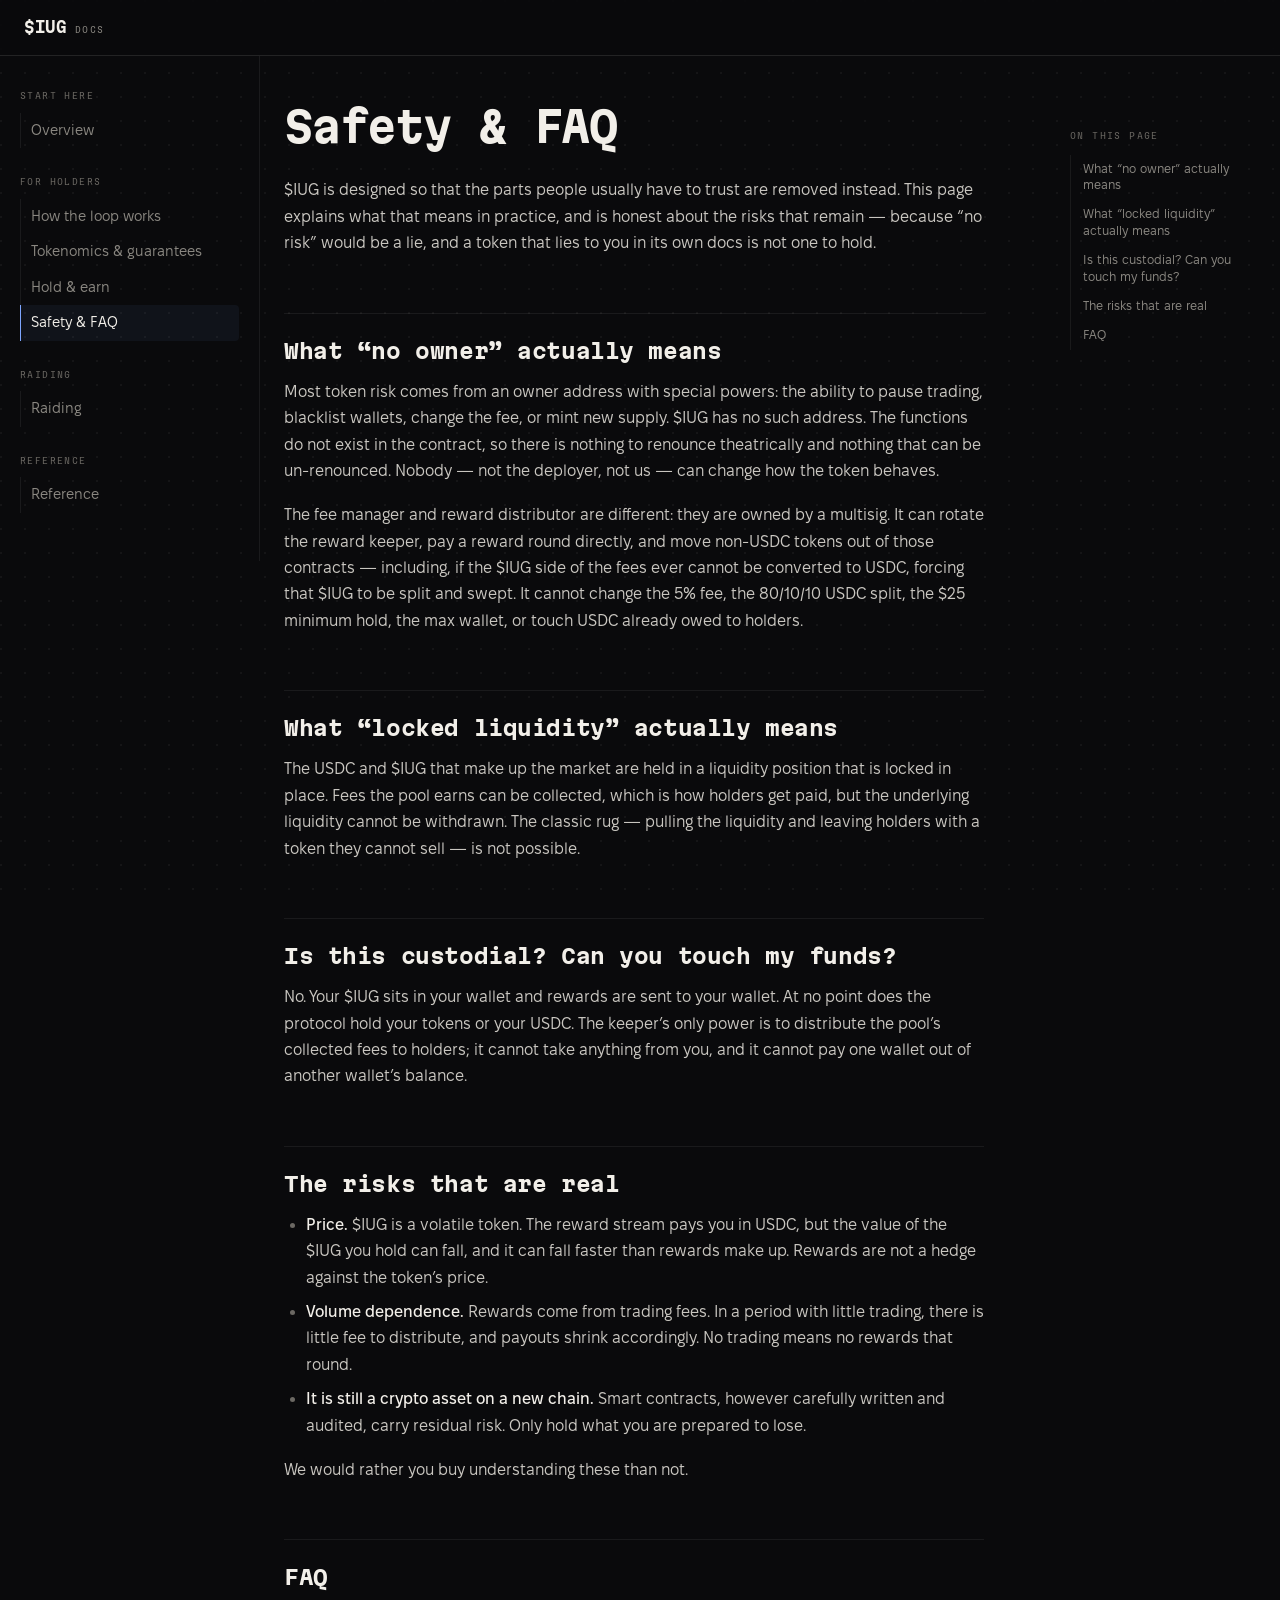
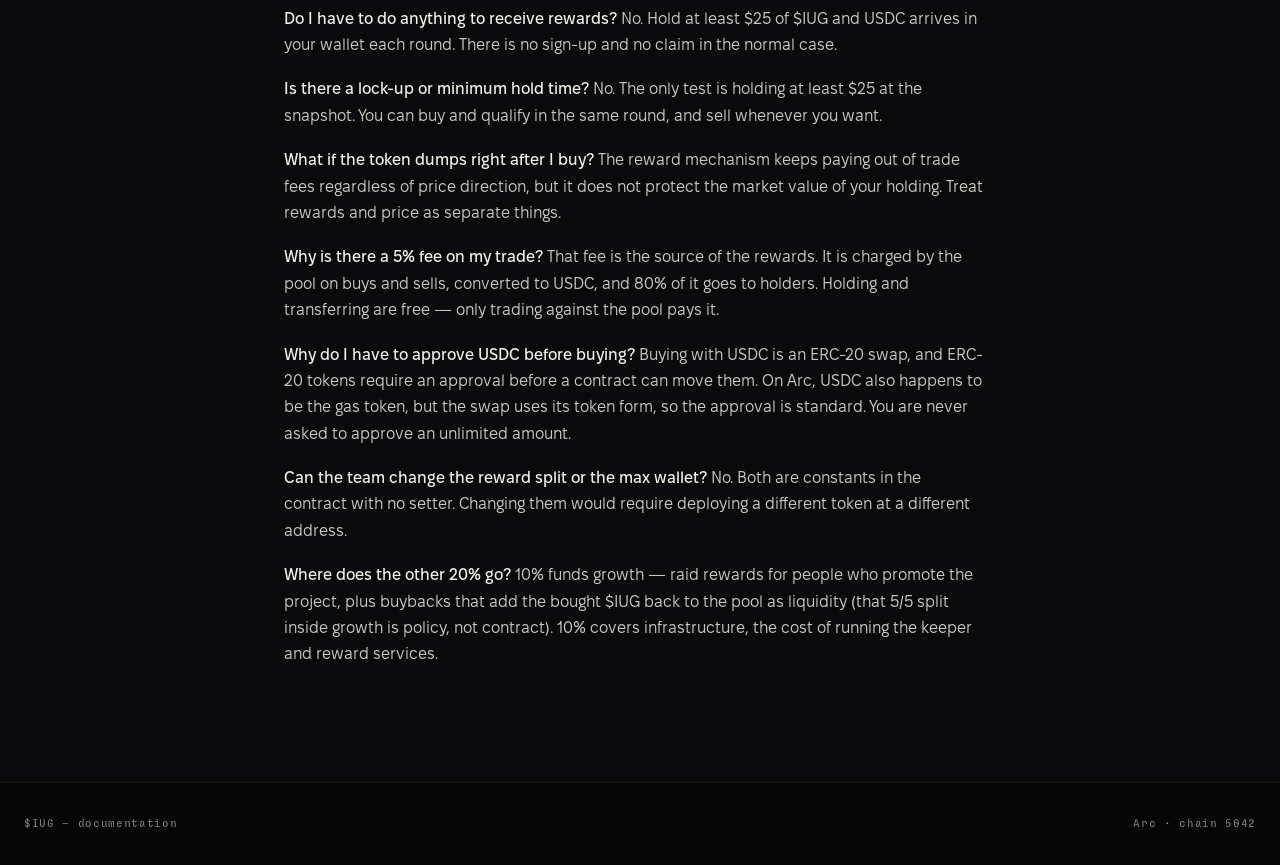
<file: safety/index.html>
<!DOCTYPE html><html lang="en"><head><meta charset="utf-8"><meta name="viewport" content="width=device-width, initial-scale=1"><title>Safety &amp; FAQ — $IUG docs</title><link rel="icon" href="/favicon.ico" sizes="48x48"><link rel="preload" as="font" type="font/woff2" href="/fonts/MartianMono-Bold.woff2" crossorigin><link rel="preload" as="font" type="font/woff2" href="/fonts/FixelText-Regular.woff2" crossorigin><link rel="stylesheet" href="/_astro/_..CxI_XpfV.css"></head><body><a class="skip" href="#doc">Skip to content</a><header class="topbar"><a class="brand" href="/"><b>$IUG</b><span class="brand__tag">docs</span></a></header><div class="shell"><!-- MOBILE: a checkbox disclosure. DESKTOP: the control is hidden and the
           panel is always shown (see .sidenav in global.css) — one control, no
           script.

           NOT <details>: Chromium hides a closed <details>'s content with
           content-visibility, which `display: block` does NOT override, so
           force-opening one in CSS left the desktop sidebar laid out but
           unpainted — a blank column. A checkbox is plain elements, so `display`
           is the whole story at every width. --><div class="sidenav"><input class="navtoggle" type="checkbox" id="navToggle" aria-label="Documentation menu"><label class="sidenav__summary" for="navToggle"><span class="sidenav__summarytxt">Documentation menu</span></label><nav class="sidenav__body" aria-label="Documentation"><div class="navgroup"><p class="navgroup__title">Start here</p><ul class="navgroup__list"><li><a class="navlink" href="/">Overview</a></li></ul></div><div class="navgroup"><p class="navgroup__title">For holders</p><ul class="navgroup__list"><li><a class="navlink" href="/how-the-loop-works">How the loop works</a></li><li><a class="navlink" href="/tokenomics">Tokenomics &amp; guarantees</a></li><li><a class="navlink" href="/hold-and-earn">Hold &amp; earn</a></li><li><a class="navlink is-current" href="/safety" aria-current="page">Safety &amp; FAQ</a></li></ul></div><div class="navgroup"><p class="navgroup__title">Raiding</p><ul class="navgroup__list"><li><a class="navlink" href="/raiding">Raiding</a></li></ul></div><div class="navgroup"><p class="navgroup__title">Reference</p><ul class="navgroup__list"><li><a class="navlink" href="/reference">Reference</a></li></ul></div></nav></div><main class="doc" id="doc"><article class="prose"><h1 id="safety--faq">Safety &amp; FAQ</h1>
<p>$IUG is designed so that the parts people usually have to trust are removed instead. This page explains what that means in practice, and is honest about the risks that remain — because “no risk” would be a lie, and a token that lies to you in its own docs is not one to hold.</p>
<h2 id="what-no-owner-actually-means">What “no owner” actually means</h2>
<p>Most token risk comes from an owner address with special powers: the ability to pause trading, blacklist wallets, change the fee, or mint new supply. $IUG has no such address. The functions do not exist in the contract, so there is nothing to renounce theatrically and nothing that can be un-renounced. Nobody — not the deployer, not us — can change how the token behaves.</p>
<p>The fee manager and reward distributor are different: they are owned by a multisig. It can rotate the reward keeper, pay a reward round directly, and move non-USDC tokens out of those contracts — including, if the $IUG side of the fees ever cannot be converted to USDC, forcing that $IUG to be split and swept. It cannot change the 5% fee, the 80/10/10 USDC split, the $25 minimum hold, the max wallet, or touch USDC already owed to holders.</p>
<h2 id="what-locked-liquidity-actually-means">What “locked liquidity” actually means</h2>
<p>The USDC and $IUG that make up the market are held in a liquidity position that is locked in place. Fees the pool earns can be collected, which is how holders get paid, but the underlying liquidity cannot be withdrawn. The classic rug — pulling the liquidity and leaving holders with a token they cannot sell — is not possible.</p>
<h2 id="is-this-custodial-can-you-touch-my-funds">Is this custodial? Can you touch my funds?</h2>
<p>No. Your $IUG sits in your wallet and rewards are sent to your wallet. At no point does the protocol hold your tokens or your USDC. The keeper’s only power is to distribute the pool’s collected fees to holders; it cannot take anything from you, and it cannot pay one wallet out of another wallet’s balance.</p>
<h2 id="the-risks-that-are-real">The risks that are real</h2>
<ul>
<li><strong>Price.</strong> $IUG is a volatile token. The reward stream pays you in USDC, but the value of the $IUG you hold can fall, and it can fall faster than rewards make up. Rewards are not a hedge against the token’s price.</li>
<li><strong>Volume dependence.</strong> Rewards come from trading fees. In a period with little trading, there is little fee to distribute, and payouts shrink accordingly. No trading means no rewards that round.</li>
<li><strong>It is still a crypto asset on a new chain.</strong> Smart contracts, however carefully written and audited, carry residual risk. Only hold what you are prepared to lose.</li>
</ul>
<p>We would rather you buy understanding these than not.</p>
<h2 id="faq">FAQ</h2>
<p><strong>Do I have to do anything to receive rewards?</strong>
No. Hold at least $25 of $IUG and USDC arrives in your wallet each round. There is no sign-up and no claim in the normal case.</p>
<p><strong>Is there a lock-up or minimum hold time?</strong>
No. The only test is holding at least $25 at the snapshot. You can buy and qualify in the same round, and sell whenever you want.</p>
<p><strong>What if the token dumps right after I buy?</strong>
The reward mechanism keeps paying out of trade fees regardless of price direction, but it does not protect the market value of your holding. Treat rewards and price as separate things.</p>
<p><strong>Why is there a 5% fee on my trade?</strong>
That fee is the source of the rewards. It is charged by the pool on buys and sells, converted to USDC, and 80% of it goes to holders. Holding and transferring are free — only trading against the pool pays it.</p>
<p><strong>Why do I have to approve USDC before buying?</strong>
Buying with USDC is an ERC-20 swap, and ERC-20 tokens require an approval before a contract can move them. On Arc, USDC also happens to be the gas token, but the swap uses its token form, so the approval is standard. You are never asked to approve an unlimited amount.</p>
<p><strong>Can the team change the reward split or the max wallet?</strong>
No. Both are constants in the contract with no setter. Changing them would require deploying a different token at a different address.</p>
<p><strong>Where does the other 20% go?</strong>
10% funds growth — raid rewards for people who promote the project, plus buybacks that add the bought $IUG back to the pool as liquidity (that 5/5 split inside growth is policy, not contract). 10% covers infrastructure, the cost of running the keeper and reward services.</p>
</article></main><!-- In-page anchors. Rendered only when the page has more than one H2:
           a rail listing a single section is noise. --><aside class="rail" aria-label="On this page"><p class="rail__title">On this page</p><ul class="rail__list"><li><a class="rail__link" href="#what-no-owner-actually-means">What “no owner” actually means</a></li><li><a class="rail__link" href="#what-locked-liquidity-actually-means">What “locked liquidity” actually means</a></li><li><a class="rail__link" href="#is-this-custodial-can-you-touch-my-funds">Is this custodial? Can you touch my funds?</a></li><li><a class="rail__link" href="#the-risks-that-are-real">The risks that are real</a></li><li><a class="rail__link" href="#faq">FAQ</a></li></ul></aside></div><footer class="foot"><p class="cap">$IUG — documentation</p><p class="cap">Arc · chain 5042</p></footer></body></html>
</file>
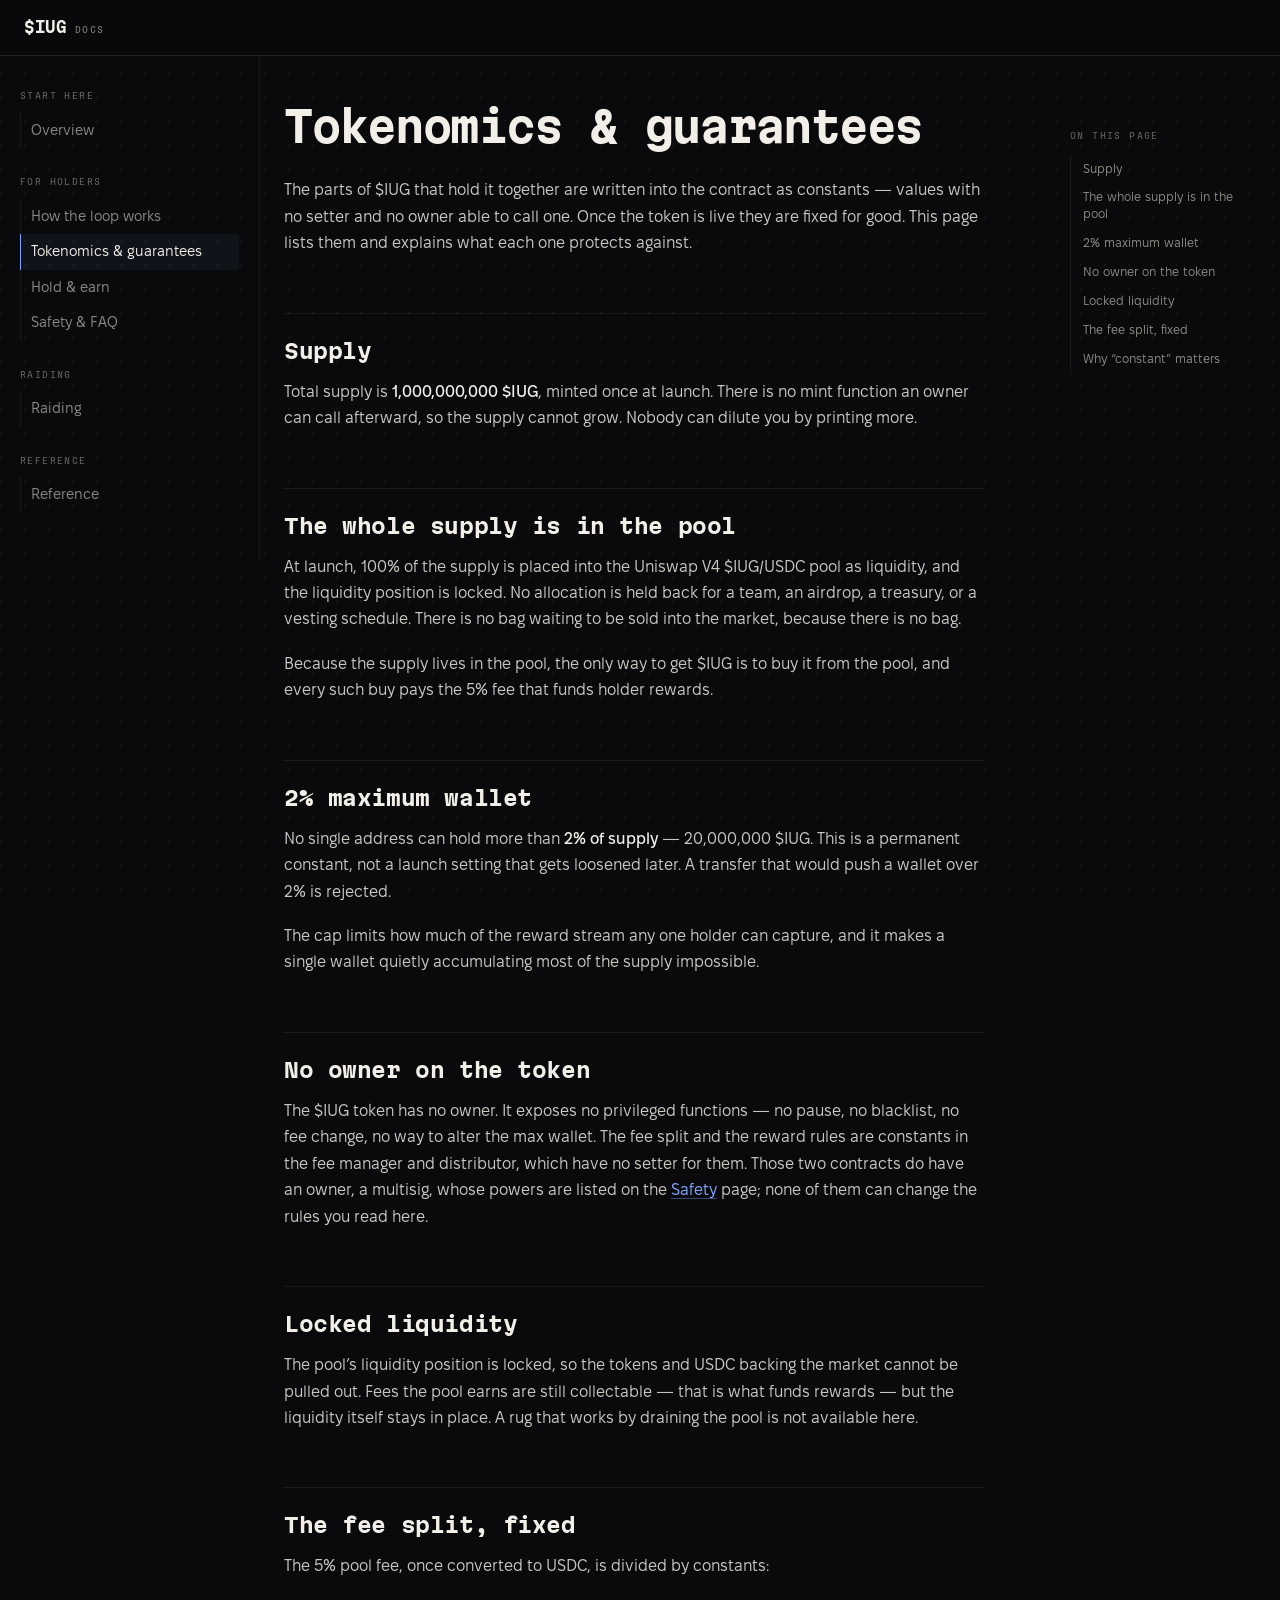
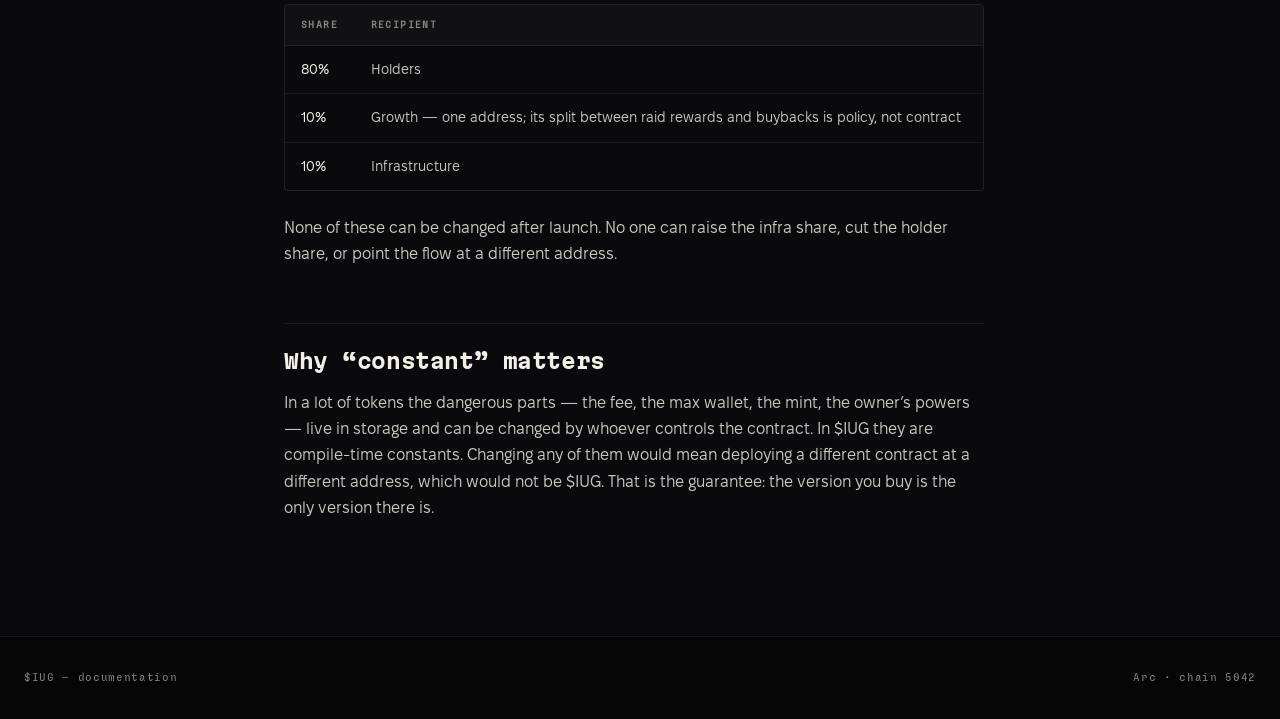
<file: tokenomics/index.html>
<!DOCTYPE html><html lang="en"><head><meta charset="utf-8"><meta name="viewport" content="width=device-width, initial-scale=1"><title>Tokenomics &amp; guarantees — $IUG docs</title><link rel="icon" href="/favicon.ico" sizes="48x48"><link rel="preload" as="font" type="font/woff2" href="/fonts/MartianMono-Bold.woff2" crossorigin><link rel="preload" as="font" type="font/woff2" href="/fonts/FixelText-Regular.woff2" crossorigin><link rel="stylesheet" href="/_astro/_..CxI_XpfV.css"></head><body><a class="skip" href="#doc">Skip to content</a><header class="topbar"><a class="brand" href="/"><b>$IUG</b><span class="brand__tag">docs</span></a></header><div class="shell"><!-- MOBILE: a checkbox disclosure. DESKTOP: the control is hidden and the
           panel is always shown (see .sidenav in global.css) — one control, no
           script.

           NOT <details>: Chromium hides a closed <details>'s content with
           content-visibility, which `display: block` does NOT override, so
           force-opening one in CSS left the desktop sidebar laid out but
           unpainted — a blank column. A checkbox is plain elements, so `display`
           is the whole story at every width. --><div class="sidenav"><input class="navtoggle" type="checkbox" id="navToggle" aria-label="Documentation menu"><label class="sidenav__summary" for="navToggle"><span class="sidenav__summarytxt">Documentation menu</span></label><nav class="sidenav__body" aria-label="Documentation"><div class="navgroup"><p class="navgroup__title">Start here</p><ul class="navgroup__list"><li><a class="navlink" href="/">Overview</a></li></ul></div><div class="navgroup"><p class="navgroup__title">For holders</p><ul class="navgroup__list"><li><a class="navlink" href="/how-the-loop-works">How the loop works</a></li><li><a class="navlink is-current" href="/tokenomics" aria-current="page">Tokenomics &amp; guarantees</a></li><li><a class="navlink" href="/hold-and-earn">Hold &amp; earn</a></li><li><a class="navlink" href="/safety">Safety &amp; FAQ</a></li></ul></div><div class="navgroup"><p class="navgroup__title">Raiding</p><ul class="navgroup__list"><li><a class="navlink" href="/raiding">Raiding</a></li></ul></div><div class="navgroup"><p class="navgroup__title">Reference</p><ul class="navgroup__list"><li><a class="navlink" href="/reference">Reference</a></li></ul></div></nav></div><main class="doc" id="doc"><article class="prose"><h1 id="tokenomics--guarantees">Tokenomics &amp; guarantees</h1>
<p>The parts of $IUG that hold it together are written into the contract as constants — values with no setter and no owner able to call one. Once the token is live they are fixed for good. This page lists them and explains what each one protects against.</p>
<h2 id="supply">Supply</h2>
<p>Total supply is <strong>1,000,000,000 $IUG</strong>, minted once at launch. There is no mint function an owner can call afterward, so the supply cannot grow. Nobody can dilute you by printing more.</p>
<h2 id="the-whole-supply-is-in-the-pool">The whole supply is in the pool</h2>
<p>At launch, 100% of the supply is placed into the Uniswap V4 $IUG/USDC pool as liquidity, and the liquidity position is locked. No allocation is held back for a team, an airdrop, a treasury, or a vesting schedule. There is no bag waiting to be sold into the market, because there is no bag.</p>
<p>Because the supply lives in the pool, the only way to get $IUG is to buy it from the pool, and every such buy pays the 5% fee that funds holder rewards.</p>
<h2 id="2-maximum-wallet">2% maximum wallet</h2>
<p>No single address can hold more than <strong>2% of supply</strong> — 20,000,000 $IUG. This is a permanent constant, not a launch setting that gets loosened later. A transfer that would push a wallet over 2% is rejected.</p>
<p>The cap limits how much of the reward stream any one holder can capture, and it makes a single wallet quietly accumulating most of the supply impossible.</p>
<h2 id="no-owner-on-the-token">No owner on the token</h2>
<p>The $IUG token has no owner. It exposes no privileged functions — no pause, no blacklist, no fee change, no way to alter the max wallet. The fee split and the reward rules are constants in the fee manager and distributor, which have no setter for them. Those two contracts do have an owner, a multisig, whose powers are listed on the <a href="safety">Safety</a> page; none of them can change the rules you read here.</p>
<h2 id="locked-liquidity">Locked liquidity</h2>
<p>The pool’s liquidity position is locked, so the tokens and USDC backing the market cannot be pulled out. Fees the pool earns are still collectable — that is what funds rewards — but the liquidity itself stays in place. A rug that works by draining the pool is not available here.</p>
<h2 id="the-fee-split-fixed">The fee split, fixed</h2>
<p>The 5% pool fee, once converted to USDC, is divided by constants:</p>
<div class="tablewrap"><table>
<thead>
<tr>
<th>Share</th>
<th>Recipient</th>
</tr>
</thead>
<tbody>
<tr>
<td>80%</td>
<td>Holders</td>
</tr>
<tr>
<td>10%</td>
<td>Growth — one address; its split between raid rewards and buybacks is policy, not contract</td>
</tr>
<tr>
<td>10%</td>
<td>Infrastructure</td>
</tr>
</tbody>
</table></div>
<p>None of these can be changed after launch. No one can raise the infra share, cut the holder share, or point the flow at a different address.</p>
<h2 id="why-constant-matters">Why “constant” matters</h2>
<p>In a lot of tokens the dangerous parts — the fee, the max wallet, the mint, the owner’s powers — live in storage and can be changed by whoever controls the contract. In $IUG they are compile-time constants. Changing any of them would mean deploying a different contract at a different address, which would not be $IUG. That is the guarantee: the version you buy is the only version there is.</p>
</article></main><!-- In-page anchors. Rendered only when the page has more than one H2:
           a rail listing a single section is noise. --><aside class="rail" aria-label="On this page"><p class="rail__title">On this page</p><ul class="rail__list"><li><a class="rail__link" href="#supply">Supply</a></li><li><a class="rail__link" href="#the-whole-supply-is-in-the-pool">The whole supply is in the pool</a></li><li><a class="rail__link" href="#2-maximum-wallet">2% maximum wallet</a></li><li><a class="rail__link" href="#no-owner-on-the-token">No owner on the token</a></li><li><a class="rail__link" href="#locked-liquidity">Locked liquidity</a></li><li><a class="rail__link" href="#the-fee-split-fixed">The fee split, fixed</a></li><li><a class="rail__link" href="#why-constant-matters">Why “constant” matters</a></li></ul></aside></div><footer class="foot"><p class="cap">$IUG — documentation</p><p class="cap">Arc · chain 5042</p></footer></body></html>
</file>
<file: _astro/_..CxI_XpfV.css>
@font-face{font-family:Martian;src:url(/fonts/MartianMono-Bold.woff2)format("woff2");font-weight:700;font-display:swap}@font-face{font-family:Martian;src:url(/fonts/MartianMono-Regular.woff2)format("woff2");font-weight:400;font-display:swap}@font-face{font-family:Sligoil;src:url(/fonts/Sligoil-Micro.woff2)format("woff2");font-weight:400;font-display:swap}@font-face{font-family:Fixel;src:url(/fonts/FixelText-Regular.woff2)format("woff2");font-weight:400;font-display:swap}@font-face{font-family:Fixel;src:url(/fonts/FixelText-Medium.woff2)format("woff2");font-weight:500;font-display:swap}:root{--s-well:#060607;--s0:#0a0a0c;--s1:#111114;--s2:#16161a;--s3:#1c1c21;--s4:#25252b;--ink-1:#f2efe9;--ink-2:#c9c6c0;--ink-3:#8a8781;--ink-4:#6b6863;--line-0:#f2efe90b;--line-1:#f2efe912;--line-2:#f2efe91c;--line-3:#f2efe929;--line-4:#f2efe93d;--accent:#7ea6ff;--accent-deep:#2f4fa8;--signal:#e8c56b;--alarm:#ff8a5b;--r:4px;--r-in:2px;--gut:24px;--dur:.14s;--ease:cubic-bezier(.4, 0, .2, 1);--f-display:"Martian", ui-monospace, monospace;--f-label:"Sligoil", ui-monospace, monospace;--f-text:"Fixel", system-ui, sans-serif;--nav-h:56px;--tex:radial-gradient(circle at 1px 1px, #f2efe90d 1px, transparent 0);--measure:70ch;--side-w:260px;--rail-w:210px}html{color-scheme:dark;scroll-padding-top:calc(var(--nav-h) + 24px);-webkit-text-size-adjust:100%;font-size:62.5%}*{box-sizing:border-box;margin:0;padding:0}body{background-color:var(--s0);background-image:var(--tex);color:var(--ink-2);font-family:var(--f-text);-webkit-font-smoothing:antialiased;background-size:24px 24px;background-attachment:fixed;min-height:100dvh;font-size:1.6rem;line-height:1.65}a{color:inherit}img,svg{max-width:100%}[hidden]{display:none!important}::selection{background:var(--ink-1);color:var(--s0)}:focus-visible{outline:2px solid var(--accent);outline-offset:3px}.skip{z-index:200;background:var(--ink-1);color:var(--s0);font-family:var(--f-label);padding:10px 16px;font-size:1.1rem;position:absolute;top:0;left:-9999px}.skip:focus{top:16px;left:16px}.cap{font-family:var(--f-label);letter-spacing:.06em;color:var(--ink-3);font-size:1.1rem}.topbar{z-index:50;height:var(--nav-h);justify-content:space-between;align-items:center;gap:var(--gut);padding-inline:var(--gut);backdrop-filter:blur(8px);border-bottom:1px solid var(--line-2);background:#0a0a0cdb;display:flex;position:sticky;top:0}.brand{align-items:baseline;gap:8px;text-decoration:none;display:inline-flex}.brand b{font-family:var(--f-display);color:var(--ink-1);letter-spacing:-.02em;font-size:1.5rem;font-weight:700}.brand__tag,.topbar__out{font-family:var(--f-label);letter-spacing:.14em;text-transform:uppercase;color:var(--ink-3);font-size:1rem}.topbar__out{min-height:44px;transition:color var(--dur) var(--ease);align-items:center;text-decoration:none;display:inline-flex}.topbar__out:hover{color:var(--ink-1)}.shell{grid-template-columns:var(--side-w) minmax(0, 1fr) var(--rail-w);align-items:start;gap:0;max-width:1440px;margin-inline:auto;display:grid}.sidenav{top:var(--nav-h);max-height:calc(100dvh - var(--nav-h));border-right:1px solid var(--line-1);padding:32px 20px 48px;position:sticky;overflow-y:auto}.navtoggle{clip:rect(0 0 0 0);clip-path:inset(50%);white-space:nowrap;width:1px;height:1px;position:absolute;overflow:hidden}.sidenav__summary{cursor:pointer;font-family:var(--f-label);letter-spacing:.14em;text-transform:uppercase;color:var(--ink-2);align-items:center;min-height:44px;padding:12px 0;font-size:1.1rem;display:flex}.navtoggle:focus-visible~.sidenav__summary{outline:2px solid var(--accent);outline-offset:3px}.sidenav__summarytxt:before{content:"≡  ";color:var(--ink-3)}.navtoggle:checked~.sidenav__summary .sidenav__summarytxt:before{content:"×  "}.sidenav__body{display:none}.navtoggle:checked~.sidenav__body{display:block}.navgroup+.navgroup{margin-top:26px}.navgroup__title{font-family:var(--f-label);letter-spacing:.14em;text-transform:uppercase;color:var(--ink-4);margin-bottom:8px;font-size:1rem}.navgroup__list{list-style:none}.navlink{color:var(--ink-3);border-left:1px solid var(--line-1);border-radius:0 var(--r) var(--r) 0;transition:color var(--dur) var(--ease), border-color var(--dur) var(--ease), background-color var(--dur) var(--ease);padding:8px 10px;font-size:1.45rem;line-height:1.35;text-decoration:none;display:block}.navlink:hover{color:var(--ink-1);background-color:#f2efe905}.navlink.is-current{color:var(--ink-1);border-left-color:var(--accent);background-color:#7ea6ff0f}@media (width>=1024px){.sidenav__summary{display:none}.sidenav__body{display:block}}.doc{padding:48px var(--gut) 96px;min-width:0}.prose{max-width:var(--measure)}.prose h1{font-family:var(--f-display);letter-spacing:-.03em;color:var(--ink-1);margin-bottom:28px;font-size:clamp(2.8rem,4.4vw,4.2rem);font-weight:700;line-height:1.08}.prose h2{font-family:var(--f-display);letter-spacing:-.02em;color:var(--ink-1);border-top:1px solid var(--line-1);scroll-margin-top:calc(var(--nav-h) + 24px);margin-top:56px;margin-bottom:16px;padding-top:24px;font-size:2.1rem;font-weight:700;line-height:1.2}.prose h1+h2{margin-top:40px}.prose h3{font-family:var(--f-text);color:var(--ink-1);scroll-margin-top:calc(var(--nav-h) + 24px);margin-top:32px;margin-bottom:8px;font-size:1.7rem;font-weight:500;line-height:1.35}.prose p{margin-bottom:18px}.prose strong{color:var(--ink-1);font-weight:500}.prose em{color:var(--ink-2);font-style:italic}.prose a{color:var(--accent);text-underline-offset:3px;transition:text-decoration-color var(--dur) var(--ease);text-decoration:underline 1px #7ea6ff66}.prose a:hover{text-decoration-color:var(--accent)}.prose ul,.prose ol{margin:0 0 18px 22px}.prose li{margin-bottom:8px}.prose li::marker{color:var(--ink-4)}.prose blockquote{background:var(--s1);border-left:2px solid var(--signal);border-radius:0 var(--r) var(--r) 0;color:var(--ink-2);margin:24px 0;padding:16px 20px}.prose blockquote p:last-child{margin-bottom:0}.prose code{font-family:var(--f-label);background:var(--s2);border:1px solid var(--line-2);border-radius:var(--r-in);color:var(--ink-1);overflow-wrap:anywhere;padding:2px 6px;font-size:.92em}.prose .tablewrap{-webkit-overflow-scrolling:touch;border:1px solid var(--line-2);border-radius:var(--r);margin:24px 0;overflow-x:auto}.prose table{border-collapse:collapse;width:100%;font-size:1.4rem}.prose th,.prose td{text-align:left;border-bottom:1px solid var(--line-1);vertical-align:top;padding:12px 16px}.prose thead th{font-family:var(--f-label);letter-spacing:.14em;text-transform:uppercase;color:var(--ink-3);background:var(--s1);white-space:nowrap;font-size:1rem}.prose tbody tr:last-child td{border-bottom:0}.prose tbody td:first-child{color:var(--ink-1)}.prose table thead:empty{display:none}.prose hr{border:0;border-top:1px solid var(--line-2);margin:40px 0}.rail{top:calc(var(--nav-h) + 24px);max-height:calc(100dvh - var(--nav-h) - 48px);padding:48px 20px 48px 0;position:sticky;overflow-y:auto}.rail__title{font-family:var(--f-label);letter-spacing:.14em;text-transform:uppercase;color:var(--ink-4);margin-bottom:10px;font-size:1rem}.rail__list{list-style:none}.rail__link{color:var(--ink-3);border-left:1px solid var(--line-1);transition:color var(--dur) var(--ease), border-color var(--dur) var(--ease);padding:6px 0 6px 12px;font-size:1.25rem;line-height:1.35;text-decoration:none;display:block}.rail__link:hover{color:var(--ink-1);border-left-color:var(--ink-4)}.foot{border-top:1px solid var(--line-1);background:var(--s-well);padding:32px var(--gut);flex-wrap:wrap;justify-content:space-between;gap:24px;display:flex}@media (width<=1279px){.shell{grid-template-columns:var(--side-w) minmax(0, 1fr)}.rail{display:none}}@media (width<=1023px){.shell{grid-template-columns:1fr}.sidenav{border-right:0;border-bottom:1px solid var(--line-1);max-height:none;padding:8px var(--gut) 16px;position:static;overflow:visible}.sidenav:not(:has(.navtoggle:checked)){padding-bottom:8px}.doc{padding:32px var(--gut) 72px}.prose h1{font-size:clamp(2.6rem,8vw,3.4rem)}.prose h2{margin-top:44px;font-size:1.9rem}}@media (prefers-reduced-motion:reduce){*{scroll-behavior:auto!important;transition-duration:.01ms!important;animation-duration:.01ms!important}}
</file>
